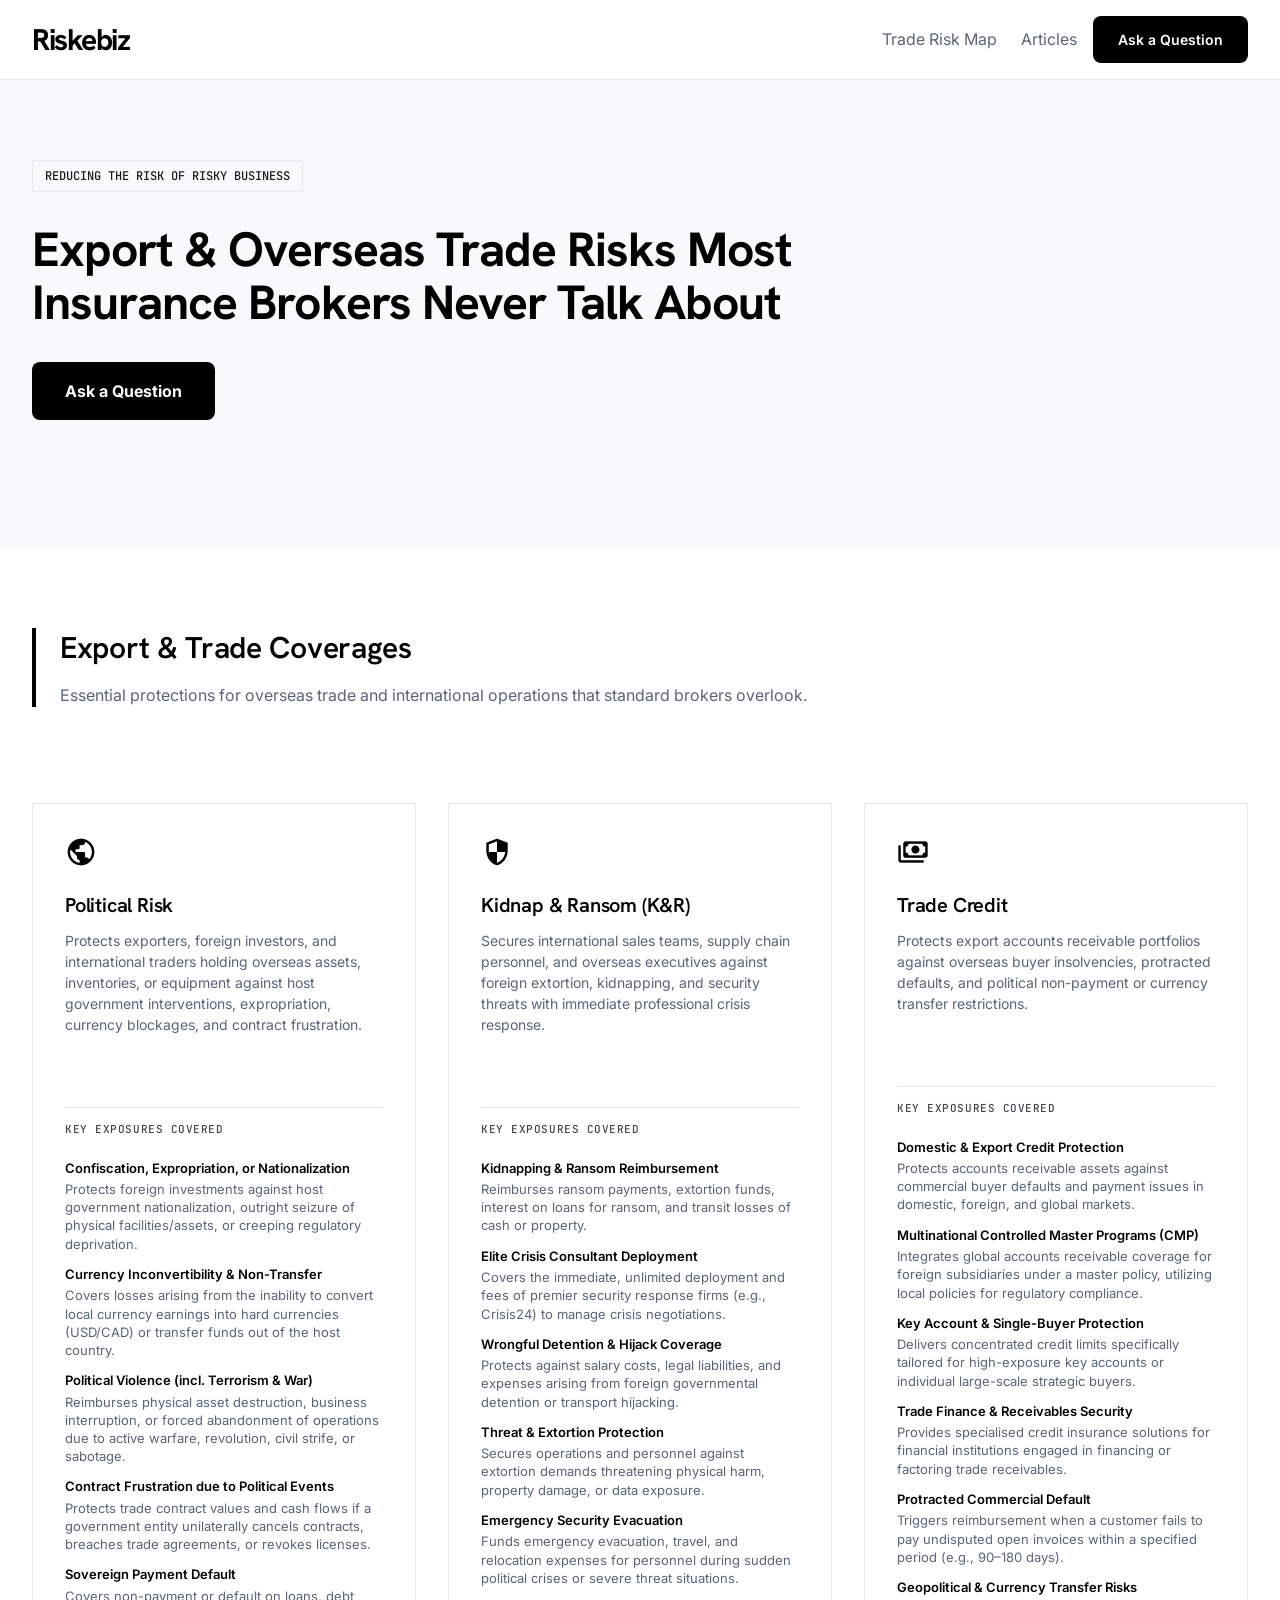
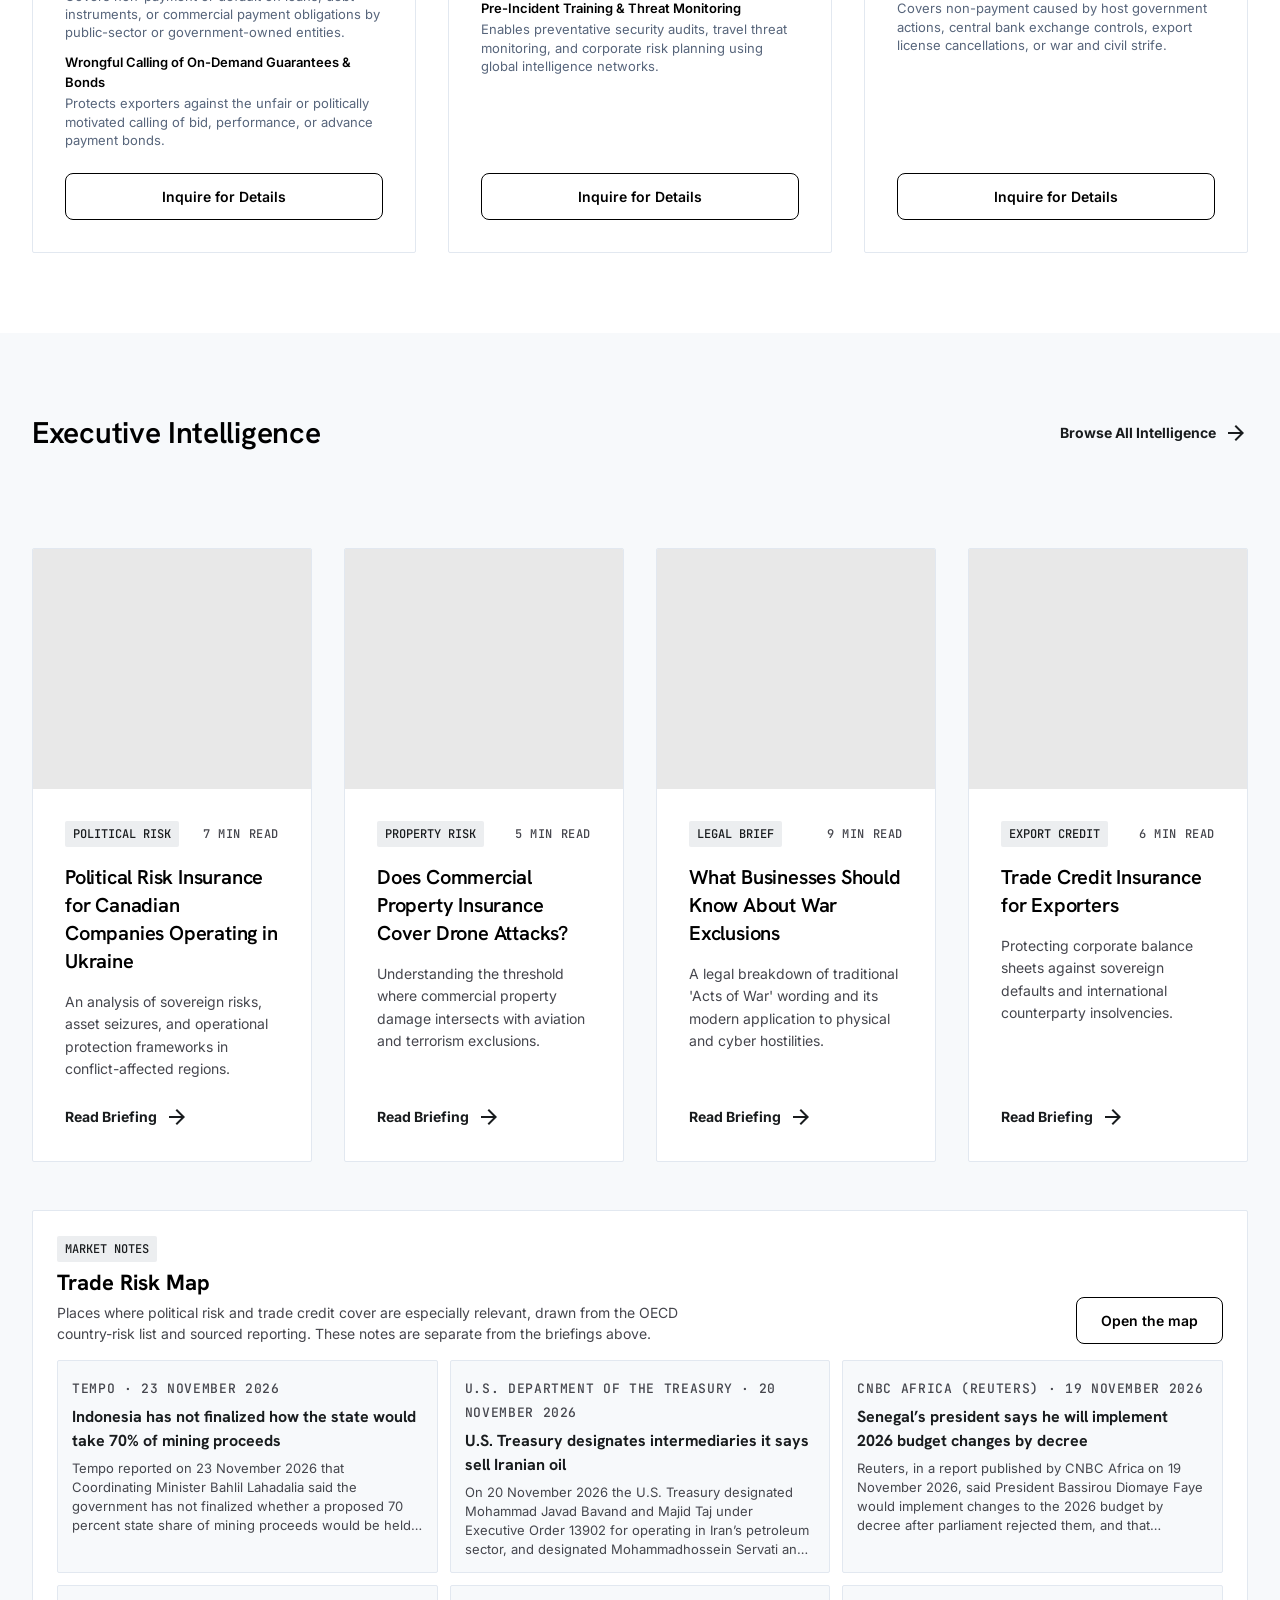
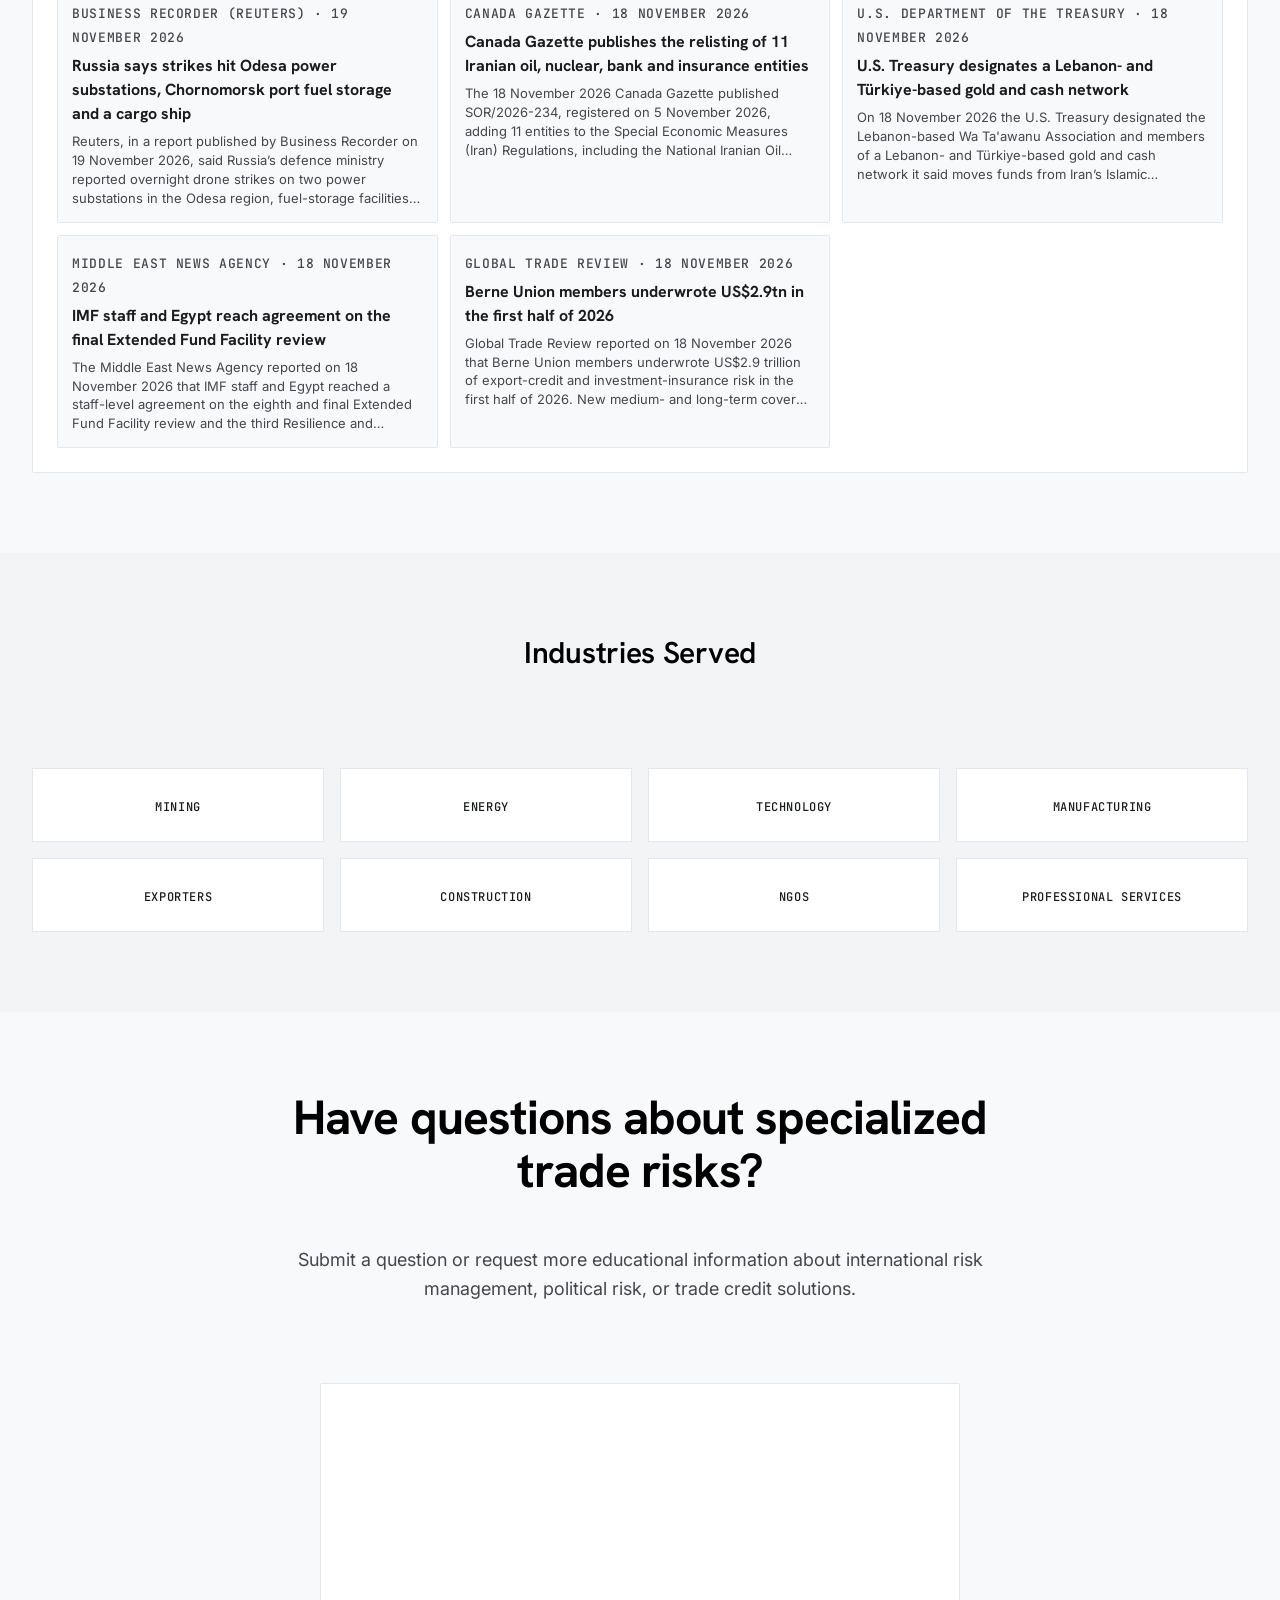
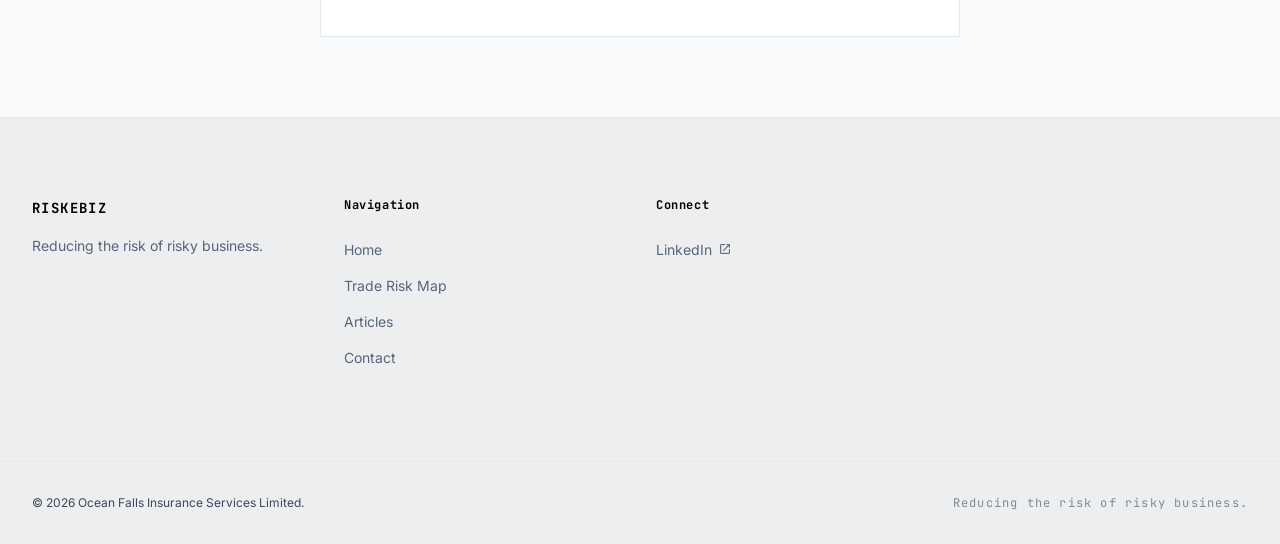
<file: index.html>
<!DOCTYPE html>
<html lang="en">

<head>
    <meta charset="utf-8" />
    <meta name="viewport" content="width=device-width, initial-scale=1.0" />

    <!-- SEO & Metadata -->
    <title>Riskebiz | Export &amp; Trade Risk Intelligence</title>
    <meta name="description"
        content="Independent guides covering political risk, trade credit, and kidnap & ransom (K&R) commercial insurance for Canadian and global exporters." />
    <link rel="canonical" href="https://riskebiz.com/" />

    <!-- Open Graph Tags (LinkedIn, Twitter, Facebook preview) -->
    <meta property="og:title" content="Riskebiz | Export &amp; Trade Risk Intelligence" />
    <meta property="og:description"
        content="Independent educational guides covering export, trade-related risks, and specialty international insurance markets." />
    <meta property="og:type" content="website" />
    <meta property="og:url" content="https://riskebiz.com/" />
    <meta property="og:site_name" content="Riskebiz" />

    <!-- Fonts -->
    <link rel="preconnect" href="https://fonts.googleapis.com" />
    <link rel="preconnect" href="https://fonts.gstatic.com" crossorigin />
    <link
        href="https://fonts.googleapis.com/css2?family=Inter:wght@300;400;500;600;700&family=Hanken+Grotesk:wght@600;700&family=JetBrains+Mono:wght@500&display=swap"
        rel="stylesheet" />

    <!-- Material Icons (Thin-stroke linear icons) -->
    <link
        href="https://fonts.googleapis.com/css2?family=Material+Symbols+Outlined:opsz,wght,FILL,GRAD@24,300,0,0&display=swap"
        rel="stylesheet" />

    <!-- Stylesheets -->
    <link rel="stylesheet" href="styles.css" />

    <!-- Google tag (gtag.js) -->
    <script async src="https://www.googletagmanager.com/gtag/js?id=G-K94CHLMBZ7"></script>
    <script>
        window.dataLayer = window.dataLayer || [];
        function gtag() { dataLayer.push(arguments); }
        gtag('js', new Date());

        gtag('config', 'G-K94CHLMBZ7');
    </script>
</head>

<body>

    <!-- Site Header -->
    <header class="site-header">
        <div class="container header-container">
            <a class="logo-anchor" href="index.html">Riskebiz</a>
            <div class="header-actions">
                <nav class="header-nav" aria-label="Primary">
                    <a class="nav-link" href="map.html">Trade Risk Map</a>
                    <a class="nav-link" href="articles.html">Articles</a>
                </nav>
                <a class="btn btn-primary" href="#contact">Ask a Question</a>
            </div>
        </div>
    </header>

    <!-- Main Content -->
    <main>

        <!-- Hero Section -->
        <section class="hero-section" aria-labelledby="hero-title">
            <div class="container">
                <div class="hero-max reveal">
                    <span class="chip chip-outline hero-tag">Reducing the risk of risky business</span>

                    <h1 id="hero-title" class="font-display-lg hero-headline">
                        Export &amp; Overseas Trade Risks Most <br class="hidden md:block" /> Insurance Brokers Never
                        Talk About
                    </h1>

                    <div class="hero-ctas">
                        <a class="btn btn-lg btn-primary" href="#contact">Ask a Question</a>
                    </div>
                </div>
            </div>
        </section>

        <!-- Coverages Section -->
        <section class="bg-surface-lowest section-padding" aria-labelledby="coverages-title" id="coverages">
            <div class="container reveal">
                <div class="mb-12 border-left-accent">
                    <h2 id="coverages-title" class="font-headline-md">Export &amp; Trade Coverages</h2>
                    <p class="text-secondary mt-2">Essential protections for overseas trade and international operations that standard brokers overlook.</p>
                </div>

                <div class="grid-cols-3">
                    
                    <!-- 1. Political Risk -->
                    <article class="card reveal" id="political-risk">
                        <span class="material-symbols-outlined card-icon">public</span>
                        <h3 class="font-headline-md card-title">Political Risk</h3>
                        <p class="card-desc mb-6">
                            Protects exporters, foreign investors, and international traders holding overseas assets, inventories, or equipment against host government interventions, expropriation, currency blockages, and contract frustration.
                        </p>
                        <div style="border-top: 1px solid var(--color-border-subtle); padding-top: 16px; margin-top: 24px; width: 100%; display: flex; flex-direction: column; flex-grow: 1;">
                            <span class="font-label-caps text-muted block mb-3" style="font-size: 11px;">Key Exposures Covered</span>
                            <div style="display: flex; flex-direction: column; gap: 12px; margin-bottom: 24px; font-size: 13px;">
                                <div>
                                    <span style="font-weight: 600; color: var(--color-primary); display: block;">Confiscation, Expropriation, or Nationalization</span>
                                    <span class="text-secondary" style="line-height: 1.4; display: block; margin-top: 2px;">
                                        Protects foreign investments against host government nationalization, outright seizure of physical facilities/assets, or creeping regulatory deprivation.
                                    </span>
                                </div>
                                <div>
                                    <span style="font-weight: 600; color: var(--color-primary); display: block;">Currency Inconvertibility &amp; Non-Transfer</span>
                                    <span class="text-secondary" style="line-height: 1.4; display: block; margin-top: 2px;">
                                        Covers losses arising from the inability to convert local currency earnings into hard currencies (USD/CAD) or transfer funds out of the host country.
                                    </span>
                                </div>
                                <div>
                                    <span style="font-weight: 600; color: var(--color-primary); display: block;">Political Violence (incl. Terrorism &amp; War)</span>
                                    <span class="text-secondary" style="line-height: 1.4; display: block; margin-top: 2px;">
                                        Reimburses physical asset destruction, business interruption, or forced abandonment of operations due to active warfare, revolution, civil strife, or sabotage.
                                    </span>
                                </div>
                                <div>
                                    <span style="font-weight: 600; color: var(--color-primary); display: block;">Contract Frustration due to Political Events</span>
                                    <span class="text-secondary" style="line-height: 1.4; display: block; margin-top: 2px;">
                                        Protects trade contract values and cash flows if a government entity unilaterally cancels contracts, breaches trade agreements, or revokes licenses.
                                    </span>
                                </div>
                                <div>
                                    <span style="font-weight: 600; color: var(--color-primary); display: block;">Sovereign Payment Default</span>
                                    <span class="text-secondary" style="line-height: 1.4; display: block; margin-top: 2px;">
                                        Covers non-payment or default on loans, debt instruments, or commercial payment obligations by public-sector or government-owned entities.
                                    </span>
                                </div>
                                <div>
                                    <span style="font-weight: 600; color: var(--color-primary); display: block;">Wrongful Calling of On-Demand Guarantees &amp; Bonds</span>
                                    <span class="text-secondary" style="line-height: 1.4; display: block; margin-top: 2px;">
                                        Protects exporters against the unfair or politically motivated calling of bid, performance, or advance payment bonds.
                                    </span>
                                </div>
                            </div>
                            <a class="btn btn-secondary btn-sm block text-center" href="#contact" style="width: 100%; margin-top: auto;">Inquire for Details</a>
                        </div>
                    </article>

                    <!-- 2. Kidnap & Ransom (K&R) -->
                    <article class="card reveal" id="kidnap-ransom">
                        <span class="material-symbols-outlined card-icon">security</span>
                        <h3 class="font-headline-md card-title">Kidnap &amp; Ransom (K&amp;R)</h3>
                        <p class="card-desc mb-6">
                            Secures international sales teams, supply chain personnel, and overseas executives against foreign extortion, kidnapping, and security threats with immediate professional crisis response.
                        </p>
                        <div style="border-top: 1px solid var(--color-border-subtle); padding-top: 16px; margin-top: 24px; width: 100%; display: flex; flex-direction: column; flex-grow: 1;">
                            <span class="font-label-caps text-muted block mb-3" style="font-size: 11px;">Key Exposures Covered</span>
                            <div style="display: flex; flex-direction: column; gap: 12px; margin-bottom: 24px; font-size: 13px;">
                                <div>
                                    <span style="font-weight: 600; color: var(--color-primary); display: block;">Kidnapping &amp; Ransom Reimbursement</span>
                                    <span class="text-secondary" style="line-height: 1.4; display: block; margin-top: 2px;">
                                        Reimburses ransom payments, extortion funds, interest on loans for ransom, and transit losses of cash or property.
                                    </span>
                                </div>
                                <div>
                                    <span style="font-weight: 600; color: var(--color-primary); display: block;">Elite Crisis Consultant Deployment</span>
                                    <span class="text-secondary" style="line-height: 1.4; display: block; margin-top: 2px;">
                                        Covers the immediate, unlimited deployment and fees of premier security response firms (e.g., Crisis24) to manage crisis negotiations.
                                    </span>
                                </div>
                                <div>
                                    <span style="font-weight: 600; color: var(--color-primary); display: block;">Wrongful Detention &amp; Hijack Coverage</span>
                                    <span class="text-secondary" style="line-height: 1.4; display: block; margin-top: 2px;">
                                        Protects against salary costs, legal liabilities, and expenses arising from foreign governmental detention or transport hijacking.
                                    </span>
                                </div>
                                <div>
                                    <span style="font-weight: 600; color: var(--color-primary); display: block;">Threat &amp; Extortion Protection</span>
                                    <span class="text-secondary" style="line-height: 1.4; display: block; margin-top: 2px;">
                                        Secures operations and personnel against extortion demands threatening physical harm, property damage, or data exposure.
                                    </span>
                                </div>
                                <div>
                                    <span style="font-weight: 600; color: var(--color-primary); display: block;">Emergency Security Evacuation</span>
                                    <span class="text-secondary" style="line-height: 1.4; display: block; margin-top: 2px;">
                                        Funds emergency evacuation, travel, and relocation expenses for personnel during sudden political crises or severe threat situations.
                                    </span>
                                </div>
                                <div>
                                    <span style="font-weight: 600; color: var(--color-primary); display: block;">Pre-Incident Training &amp; Threat Monitoring</span>
                                    <span class="text-secondary" style="line-height: 1.4; display: block; margin-top: 2px;">
                                        Enables preventative security audits, travel threat monitoring, and corporate risk planning using global intelligence networks.
                                    </span>
                                </div>
                            </div>
                            <a class="btn btn-secondary btn-sm block text-center" href="#contact" style="width: 100%; margin-top: auto;">Inquire for Details</a>
                        </div>
                    </article>

                    <!-- 3. Trade Credit -->
                    <article class="card reveal" id="trade-credit">
                        <span class="material-symbols-outlined card-icon">payments</span>
                        <h3 class="font-headline-md card-title">Trade Credit</h3>
                        <p class="card-desc mb-6">
                            Protects export accounts receivable portfolios against overseas buyer insolvencies, protracted defaults, and political non-payment or currency transfer restrictions.
                        </p>
                        <div style="border-top: 1px solid var(--color-border-subtle); padding-top: 16px; margin-top: 24px; width: 100%; display: flex; flex-direction: column; flex-grow: 1;">
                            <span class="font-label-caps text-muted block mb-3" style="font-size: 11px;">Key Exposures Covered</span>
                             <div style="display: flex; flex-direction: column; gap: 12px; margin-bottom: 24px; font-size: 13px;">
                                <div>
                                    <span style="font-weight: 600; color: var(--color-primary); display: block;">Domestic &amp; Export Credit Protection</span>
                                    <span class="text-secondary" style="line-height: 1.4; display: block; margin-top: 2px;">
                                        Protects accounts receivable assets against commercial buyer defaults and payment issues in domestic, foreign, and global markets.
                                    </span>
                                </div>
                                <div>
                                    <span style="font-weight: 600; color: var(--color-primary); display: block;">Multinational Controlled Master Programs (CMP)</span>
                                    <span class="text-secondary" style="line-height: 1.4; display: block; margin-top: 2px;">
                                        Integrates global accounts receivable coverage for foreign subsidiaries under a master policy, utilizing local policies for regulatory compliance.
                                    </span>
                                </div>
                                <div>
                                    <span style="font-weight: 600; color: var(--color-primary); display: block;">Key Account &amp; Single-Buyer Protection</span>
                                    <span class="text-secondary" style="line-height: 1.4; display: block; margin-top: 2px;">
                                        Delivers concentrated credit limits specifically tailored for high-exposure key accounts or individual large-scale strategic buyers.
                                    </span>
                                </div>
                                <div>
                                    <span style="font-weight: 600; color: var(--color-primary); display: block;">Trade Finance &amp; Receivables Security</span>
                                    <span class="text-secondary" style="line-height: 1.4; display: block; margin-top: 2px;">
                                        Provides specialised credit insurance solutions for financial institutions engaged in financing or factoring trade receivables.
                                    </span>
                                </div>
                                <div>
                                    <span style="font-weight: 600; color: var(--color-primary); display: block;">Protracted Commercial Default</span>
                                    <span class="text-secondary" style="line-height: 1.4; display: block; margin-top: 2px;">
                                        Triggers reimbursement when a customer fails to pay undisputed open invoices within a specified period (e.g., 90–180 days).
                                    </span>
                                </div>
                                <div>
                                    <span style="font-weight: 600; color: var(--color-primary); display: block;">Geopolitical &amp; Currency Transfer Risks</span>
                                    <span class="text-secondary" style="line-height: 1.4; display: block; margin-top: 2px;">
                                        Covers non-payment caused by host government actions, central bank exchange controls, export license cancellations, or war and civil strife.
                                    </span>
                                </div>
                            </div>
                            <a class="btn btn-secondary btn-sm block text-center" href="#contact" style="width: 100%; margin-top: auto;">Inquire for Details</a>
                        </div>
                    </article>

                </div>
            </div>
        </section>

        <!-- Executive Intelligence (Featured Articles) -->
        <section class="section-padding" aria-labelledby="featured-articles-title">
            <div class="container reveal">
                <div class="flex-between-center mb-12">
                    <h2 id="featured-articles-title" class="font-headline-md">Executive Intelligence</h2>
                    <a class="article-link" href="articles.html">Browse All Intelligence <span
                            class="material-symbols-outlined text-sm">arrow_forward</span></a>
                </div>

                <div class="grid-cols-4">
                    <!-- Article 1: Ukraine -->
                    <article class="article-card">
                        <div class="article-img"
                            style="background-image: url('https://assets.cdn.filesafe.space/brBAqzuxVvJhOj2rawea/media/6a4be6156d56bf390d1347fd.png');"
                            aria-label="Sovereign border and geopolitical risk representation in Ukraine"></div>
                        <div class="article-body">
                            <div class="article-meta">
                                <span class="chip">Political Risk</span>
                                <span class="font-label-caps text-muted">7 min read</span>
                            </div>
                            <h3 class="font-headline-md article-title">
                                <a href="article-ukraine.html">Political Risk Insurance for Canadian Companies Operating
                                    in Ukraine</a>
                            </h3>
                            <p class="article-excerpt">An analysis of sovereign risks, asset seizures, and operational
                                protection frameworks in conflict-affected regions.</p>
                            <a class="article-link" href="article-ukraine.html">Read Briefing <span
                                    class="material-symbols-outlined">arrow_forward</span></a>
                        </div>
                    </article>

                    <!-- Article 2: Drone Attacks -->
                    <article class="article-card">
                        <div class="article-img"
                            style="background-image: url('https://assets.cdn.filesafe.space/brBAqzuxVvJhOj2rawea/media/6a4be6156a04624f33e52cb5.png');"
                            aria-label="Hostile drone flight representing commercial property UAV risk">
                        </div>
                        <div class="article-body">
                            <div class="article-meta">
                                <span class="chip">Property Risk</span>
                                <span class="font-label-caps text-muted">5 min read</span>
                            </div>
                            <h3 class="font-headline-md article-title">
                                <a href="article-drones.html">Does Commercial Property Insurance Cover Drone
                                    Attacks?</a>
                            </h3>
                            <p class="article-excerpt">Understanding the threshold where commercial property damage
                                intersects with aviation and terrorism exclusions.</p>
                            <a class="article-link" href="article-drones.html">Read Briefing <span
                                    class="material-symbols-outlined">arrow_forward</span></a>
                        </div>
                    </article>

                    <!-- Article 3: War Exclusions -->
                    <article class="article-card">
                        <div class="article-img"
                            style="background-image: url('https://assets.cdn.filesafe.space/brBAqzuxVvJhOj2rawea/media/6a4be6151209780f80d1e05e.png');"
                            aria-label="War exclusions and cyber warfare risks concept"></div>
                        <div class="article-body">
                            <div class="article-meta">
                                <span class="chip">Legal Brief</span>
                                <span class="font-label-caps text-muted">9 min read</span>
                            </div>
                            <h3 class="font-headline-md article-title">
                                <a href="article-war.html">What Businesses Should Know About War Exclusions</a>
                            </h3>
                            <p class="article-excerpt">A legal breakdown of traditional 'Acts of War' wording and its
                                modern application to physical and cyber hostilities.</p>
                            <a class="article-link" href="article-war.html">Read Briefing <span
                                    class="material-symbols-outlined">arrow_forward</span></a>
                        </div>
                    </article>

                    <!-- Article 4: Trade Credit -->
                    <article class="article-card">
                        <div class="article-img"
                            style="background-image: url('https://lh3.googleusercontent.com/aida-public/[base64]');"
                            aria-label="Shipping port cranes signifying trade credit and export logistics"></div>
                        <div class="article-body">
                            <div class="article-meta">
                                <span class="chip">Export Credit</span>
                                <span class="font-label-caps text-muted">6 min read</span>
                            </div>
                            <h3 class="font-headline-md article-title">
                                <a href="article-credit.html">Trade Credit Insurance for Exporters</a>
                            </h3>
                            <p class="article-excerpt">Protecting corporate balance sheets against sovereign defaults
                                and international counterparty insolvencies.</p>
                            <a class="article-link" href="article-credit.html">Read Briefing <span
                                    class="material-symbols-outlined">arrow_forward</span></a>
                        </div>
                    </article>
                </div>
            </div>
            <div class="container">
                <div class="market-notes reveal" id="market-notes">
                    <div class="market-notes-head">
                        <div>
                            <span class="chip">Market notes</span>
                            <h3>Trade Risk Map</h3>
                            <p>Places where political risk and trade credit cover are especially relevant, drawn from the OECD country-risk list and sourced reporting. These notes are separate from the briefings above.</p>
                        </div>
                        <a class="btn btn-secondary" href="map.html">Open the map</a>
                    </div>
                    <ul class="market-notes-list" id="market-notes-list" aria-label="Current market notes"></ul>
                </div>
            </div>
        </section>

        <!-- Industries Served -->
        <section class="bg-surface-low section-padding" aria-labelledby="industries-title" id="industries">
            <div class="container reveal">
                <h2 id="industries-title" class="font-headline-md text-center mb-12">Industries Served</h2>
                <div class="industry-grid">
                    <div class="industry-item">
                        <span class="font-label-caps">Mining</span>
                    </div>
                    <div class="industry-item">
                        <span class="font-label-caps">Energy</span>
                    </div>
                    <div class="industry-item">
                        <span class="font-label-caps">Technology</span>
                    </div>
                    <div class="industry-item">
                        <span class="font-label-caps">Manufacturing</span>
                    </div>
                    <div class="industry-item">
                        <span class="font-label-caps">Exporters</span>
                    </div>
                    <div class="industry-item">
                        <span class="font-label-caps">Construction</span>
                    </div>
                    <div class="industry-item">
                        <span class="font-label-caps">NGOs</span>
                    </div>
                    <div class="industry-item">
                        <span class="font-label-caps">Professional Services</span>
                    </div>
                </div>
            </div>
        </section>


        <!-- Contact Inquiry Form Section -->
        <section class="section-padding bg-background" aria-label="Inquiry Form" id="contact">
            <div class="container reveal">
                <div class="max-w-3xl mx-auto text-center mb-10">
                    <h2 id="contact-title" class="font-display-lg mb-6">Have questions about specialized trade risks?</h2>
                    <p class="font-body-lg text-muted">
                        Submit a question or request more educational information about international risk management, political risk, or trade credit solutions.
                    </p>
                </div>
                
                <div class="contact-container reveal">
                    <iframe
                        src="https://api.leadconnectorhq.com/widget/form/mVX7ZaQUzgS8jrrApYXf"
                        style="width:100%;height:100%;border:none;border-radius:8px"
                        id="inline-mVX7ZaQUzgS8jrrApYXf" 
                        data-layout="{'id':'INLINE'}"
                        data-trigger-type="alwaysShow"
                        data-trigger-value=""
                        data-activation-type="alwaysActivated"
                        data-activation-value=""
                        data-deactivation-type="neverDeactivate"
                        data-deactivation-value=""
                        data-form-name="Contact Form"
                        data-height="450"
                        data-layout-iframe-id="inline-mVX7ZaQUzgS8jrrApYXf"
                        data-form-id="mVX7ZaQUzgS8jrrApYXf"
                        title="Contact Form"
                    ></iframe>
                    <script src="https://link.msgsndr.com/js/form_embed.js"></script>
                </div>
            </div>
        </section>

    </main>

    <!-- Footer -->
    <footer class="site-footer">
        <div class="container footer-grid">
            <div class="footer-brand">
                <a class="footer-title" href="index.html">RISKEBIZ</a>
                <p class="footer-desc">
                    Reducing the risk of risky business.
                </p>
            </div>

            <div>
                <h4 class="footer-heading">Navigation</h4>
                <ul class="footer-links">
                    <li><a href="index.html">Home</a></li>
                    <li><a href="map.html">Trade Risk Map</a></li>
                    <li><a href="articles.html">Articles</a></li>
                    <li><a href="#contact">Contact</a></li>
                </ul>
            </div>

            <div>
                <h4 class="footer-heading">Connect</h4>
                <ul class="footer-links">
                    <li>
                        <a class="inline-flex" href="https://www.linkedin.com/in/kevingkday/" aria-label="Visit Kevin Day's LinkedIn profile" target="_blank" rel="noopener noreferrer">
                            LinkedIn <span class="material-symbols-outlined" style="font-size: 14px;">open_in_new</span>
                        </a>
                    </li>
                </ul>
            </div>
        </div>

        <div class="container footer-bottom">
            <span>&copy; 2026 Ocean Falls Insurance Services Limited.</span>
            <span class="footer-bottom-tagline">Reducing the risk of risky business.</span>
        </div>
    </footer>

    <!-- Scripts -->
    <script src="script.js"></script>
</body>
</html>
</file>
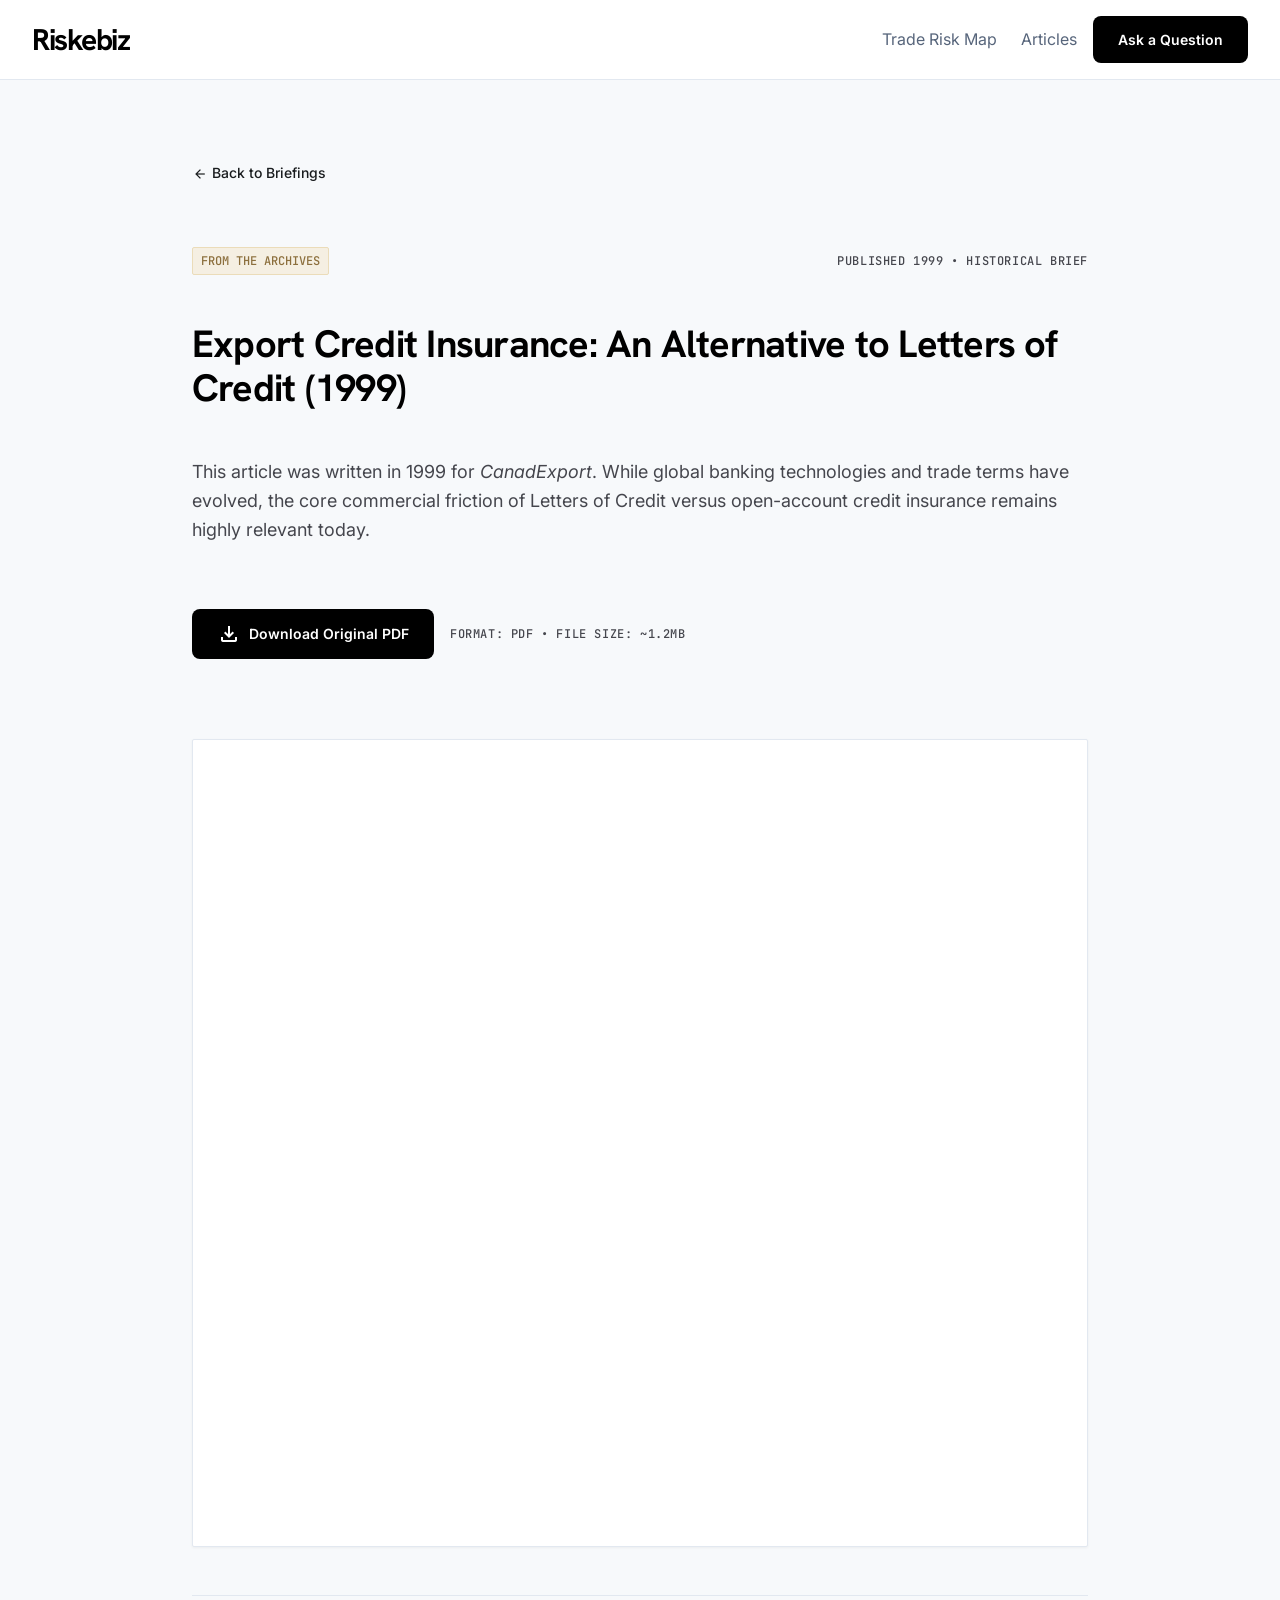
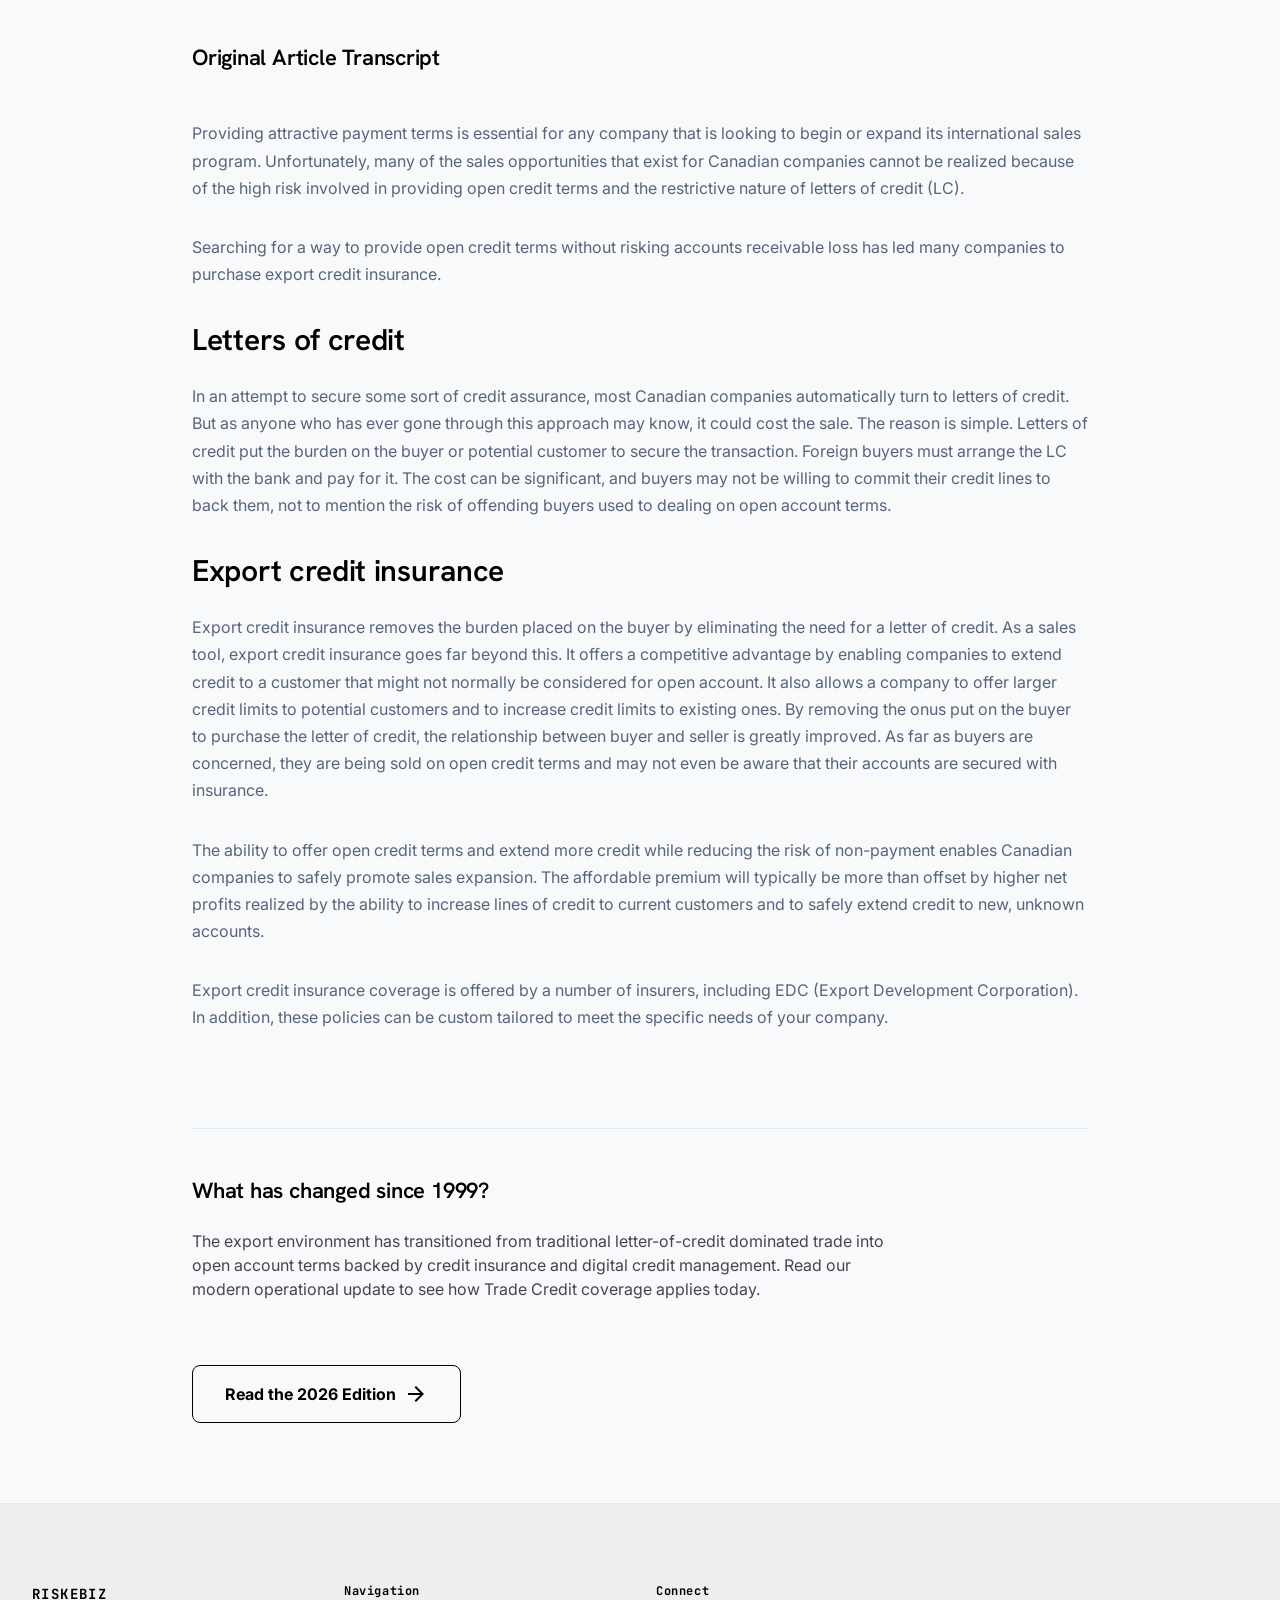
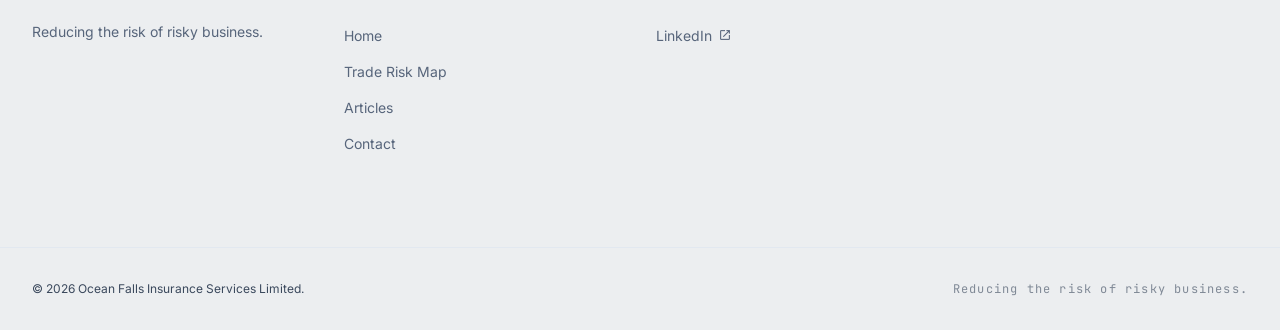
<file: article-credit-1999.html>
<!DOCTYPE html>
<html lang="en">
<head>
    <meta charset="utf-8" />
    <meta name="viewport" content="width=device-width, initial-scale=1.0" />
    
    <!-- SEO & Metadata -->
    <title>Export Credit Insurance: An Alternative to Letters of Credit (1999 Archive) | Riskebiz</title>
    <meta name="description" content="Archived publication originally appearing in CanadExport (1999) outlining why export credit insurance is a superior alternative to letters of credit." />
    <link rel="canonical" href="https://riskebiz.com/article-credit-1999.html" />
    
    <!-- Open Graph Tags -->
    <meta property="og:title" content="Export Credit Insurance: An Alternative to Letters of Credit (1999 Archive) | Riskebiz" />
    <meta property="og:description" content="A historical publication from 1999 outlining the advantages of credit insurance over restrictive letters of credit." />
    <meta property="og:type" content="article" />
    <meta property="og:url" content="https://riskebiz.com/article-credit-1999.html" />
    
    <!-- Fonts & Icons -->
    <link rel="preconnect" href="https://fonts.googleapis.com" />
    <link rel="preconnect" href="https://fonts.gstatic.com" crossorigin />
    <link href="https://fonts.googleapis.com/css2?family=Inter:wght@300;400;500;600;700&family=Hanken+Grotesk:wght@600;700&family=JetBrains+Mono:wght@500&display=swap" rel="stylesheet" />
    <link href="https://fonts.googleapis.com/css2?family=Material+Symbols+Outlined:opsz,wght,FILL,GRAD@24,300,0,0&display=swap" rel="stylesheet" />
    
    <!-- Stylesheets -->
    <link rel="stylesheet" href="styles.css" />
    
    <!-- Google tag (gtag.js) -->
    <script async src="https://www.googletagmanager.com/gtag/js?id=G-K94CHLMBZ7"></script>
    <script>
      window.dataLayer = window.dataLayer || [];
      function gtag(){dataLayer.push(arguments);}
      gtag('js', new Date());

      gtag('config', 'G-K94CHLMBZ7');
    </script>
</head>
<body>

    <!-- Site Header -->
    <header class="site-header">
        <div class="container header-container">
            <a class="logo-anchor" href="index.html">Riskebiz</a>
            <div class="header-actions">
                <nav class="header-nav" aria-label="Primary">
                    <a class="nav-link" href="map.html">Trade Risk Map</a>
                    <a class="nav-link" href="articles.html">Articles</a>
                </nav>
                <a class="btn btn-primary" href="contact.html">Ask a Question</a>
            </div>
        </div>
    </header>

    <!-- Main Content -->
    <main>
        
        <!-- Article Header -->
        <article class="reveal" style="padding-top: var(--spacing-section-gap); padding-bottom: var(--spacing-section-gap);">
            <div class="container" style="max-width: 960px; margin: 0 auto;">
                
                <!-- Back Link -->
                <a class="article-link mb-8 inline-block" href="articles.html" style="font-weight: 500;">
                    <span class="material-symbols-outlined" style="vertical-align: middle; font-size: 16px;">arrow_back</span> Back to Briefings
                </a>
                
                <div class="article-meta mb-6">
                    <span class="badge-archive">From the Archives</span>
                    <span class="font-label-caps text-muted" style="margin-left: 8px;">Published 1999 &bull; Historical Brief</span>
                </div>
                
                <h1 class="font-display-lg mb-6" style="font-size: 38px; line-height: 1.15;">
                    Export Credit Insurance: An Alternative to Letters of Credit (1999)
                </h1>

                <!-- Intro note -->
                <p class="font-body-lg text-muted mb-8" style="line-height: 1.6;">
                    This article was written in 1999 for <em>CanadExport</em>. While global banking technologies and trade terms have evolved, the core commercial friction of Letters of Credit versus open-account credit insurance remains highly relevant today.
                </p>

                <!-- Actions row -->
                <div class="mb-10" style="display: flex; gap: 16px; align-items: center; flex-wrap: wrap;">
                    <a class="btn btn-primary" href="archive/export-credit-1999.pdf" download="export-credit-1999.pdf" aria-label="Download the original 1999 article PDF">
                        <span class="material-symbols-outlined" style="margin-right: 8px; vertical-align: middle;">download</span> Download Original PDF
                    </a>
                    <span class="font-label-caps text-muted">Format: PDF &bull; File Size: ~1.2MB</span>
                </div>
                
                <!-- PDF Embed Container -->
                <div class="pdf-viewer-wrapper" style="box-shadow: 0 1px 3px rgba(0,0,0,0.05); margin-bottom: 48px;">
                    <object data="archive/export-credit-1999.pdf" type="application/pdf" width="100%" height="800px">
                        <iframe src="archive/export-credit-1999.pdf" width="100%" height="800px" style="border: none;">
                            <div class="pdf-fallback-box">
                                <span class="material-symbols-outlined" style="font-size: 48px; color: var(--color-on-surface-variant); margin-bottom: 16px;">picture_as_pdf</span>
                                <h3 class="font-headline-md mb-3" style="font-size: 18px;">Unable to display PDF</h3>
                                <p class="font-body-md text-muted mb-6" style="max-width: 500px; margin-left: auto; margin-right: auto;">
                                    Your browser does not support direct PDF embeds. You can download the full article to read it on your local device.
                                </p>
                                <a class="btn btn-primary" href="archive/export-credit-1999.pdf" download="export-credit-1999.pdf">Download Original PDF</a>
                            </div>
                        </iframe>
                    </object>
                </div>

                <!-- Text representation for SEO and accessibility -->
                <div class="original-text-content mb-12" style="border-top: 1px solid var(--color-border-subtle); padding-top: 48px;">
                    <h3 class="font-headline-md mb-6" style="font-size: 22px;">Original Article Transcript</h3>
                    <div class="font-body-md text-secondary" style="line-height: 1.7; font-size: 16px;">
                        <p class="mb-4">
                            Providing attractive payment terms is essential for any company that is looking to begin or expand its international sales program. Unfortunately, many of the sales opportunities that exist for Canadian companies cannot be realized because of the high risk involved in providing open credit terms and the restrictive nature of letters of credit (LC).
                        </p>
                        <p class="mb-4">
                            Searching for a way to provide open credit terms without risking accounts receivable loss has led many companies to purchase export credit insurance.
                        </p>
                        
                        <h4 class="font-headline-md mb-3 mt-6 text-xl" style="color: var(--color-primary);">Letters of credit</h4>
                        <p class="mb-4">
                            In an attempt to secure some sort of credit assurance, most Canadian companies automatically turn to letters of credit. But as anyone who has ever gone through this approach may know, it could cost the sale. The reason is simple. Letters of credit put the burden on the buyer or potential customer to secure the transaction. Foreign buyers must arrange the LC with the bank and pay for it. The cost can be significant, and buyers may not be willing to commit their credit lines to back them, not to mention the risk of offending buyers used to dealing on open account terms.
                        </p>
                        
                        <h4 class="font-headline-md mb-3 mt-6 text-xl" style="color: var(--color-primary);">Export credit insurance</h4>
                        <p class="mb-4">
                            Export credit insurance removes the burden placed on the buyer by eliminating the need for a letter of credit. As a sales tool, export credit insurance goes far beyond this. It offers a competitive advantage by enabling companies to extend credit to a customer that might not normally be considered for open account. It also allows a company to offer larger credit limits to potential customers and to increase credit limits to existing ones. By removing the onus put on the buyer to purchase the letter of credit, the relationship between buyer and seller is greatly improved. As far as buyers are concerned, they are being sold on open credit terms and may not even be aware that their accounts are secured with insurance.
                        </p>
                        <p class="mb-4">
                            The ability to offer open credit terms and extend more credit while reducing the risk of non-payment enables Canadian companies to safely promote sales expansion. The affordable premium will typically be more than offset by higher net profits realized by the ability to increase lines of credit to current customers and to safely extend credit to new, unknown accounts.
                        </p>
                        <p class="mb-4">
                            Export credit insurance coverage is offered by a number of insurers, including EDC (Export Development Corporation). In addition, these policies can be custom tailored to meet the specific needs of your company.
                        </p>
                    </div>
                </div>
                
                <!-- Modern Companion Link Section -->
                <div style="border-top: 1px solid var(--color-border-subtle); padding-top: 48px; margin-top: 48px;">
                    <h3 class="font-headline-md mb-3" style="font-size: 22px;">What has changed since 1999?</h3>
                    <p class="font-body-md text-muted mb-8" style="max-width: 700px;">
                        The export environment has transitioned from traditional letter-of-credit dominated trade into open account terms backed by credit insurance and digital credit management. Read our modern operational update to see how Trade Credit coverage applies today.
                    </p>
                    <a class="btn btn-secondary btn-lg" href="article-credit-2026.html" style="font-weight: 700;">
                        Read the 2026 Edition <span class="material-symbols-outlined" style="vertical-align: middle; margin-left: 8px;">arrow_forward</span>
                    </a>
                </div>
                
            </div>
        </article>

    </main>

    <!-- Footer -->
    <footer class="site-footer">
        <div class="container footer-grid">
            <div class="footer-brand">
                <a class="footer-title" href="index.html">RISKEBIZ</a>
                <p class="footer-desc">
                    Reducing the risk of risky business.
                </p>
            </div>
            
            <div>
                <h4 class="footer-heading">Navigation</h4>
                <ul class="footer-links">
                    <li><a href="index.html">Home</a></li>
                    <li><a href="map.html">Trade Risk Map</a></li>
                    <li><a href="articles.html">Articles</a></li>
                    <li><a href="contact.html">Contact</a></li>
                </ul>
            </div>
            
            <div>
                <h4 class="footer-heading">Connect</h4>
                <ul class="footer-links">
                    <li>
                        <a class="inline-flex" href="https://www.linkedin.com/in/kevingkday/" aria-label="Visit Kevin Day's LinkedIn profile" target="_blank" rel="noopener noreferrer">
                            LinkedIn <span class="material-symbols-outlined" style="font-size: 14px;">open_in_new</span>
                        </a>
                    </li>
                </ul>
            </div>
        </div>
        
        <div class="container footer-bottom">
            <span>&copy; 2026 Ocean Falls Insurance Services Limited.</span>
            <span class="footer-bottom-tagline">Reducing the risk of risky business.</span>
        </div>
    </footer>

    <!-- Scripts -->
    <script src="script.js"></script>
</body>
</html>
</file>
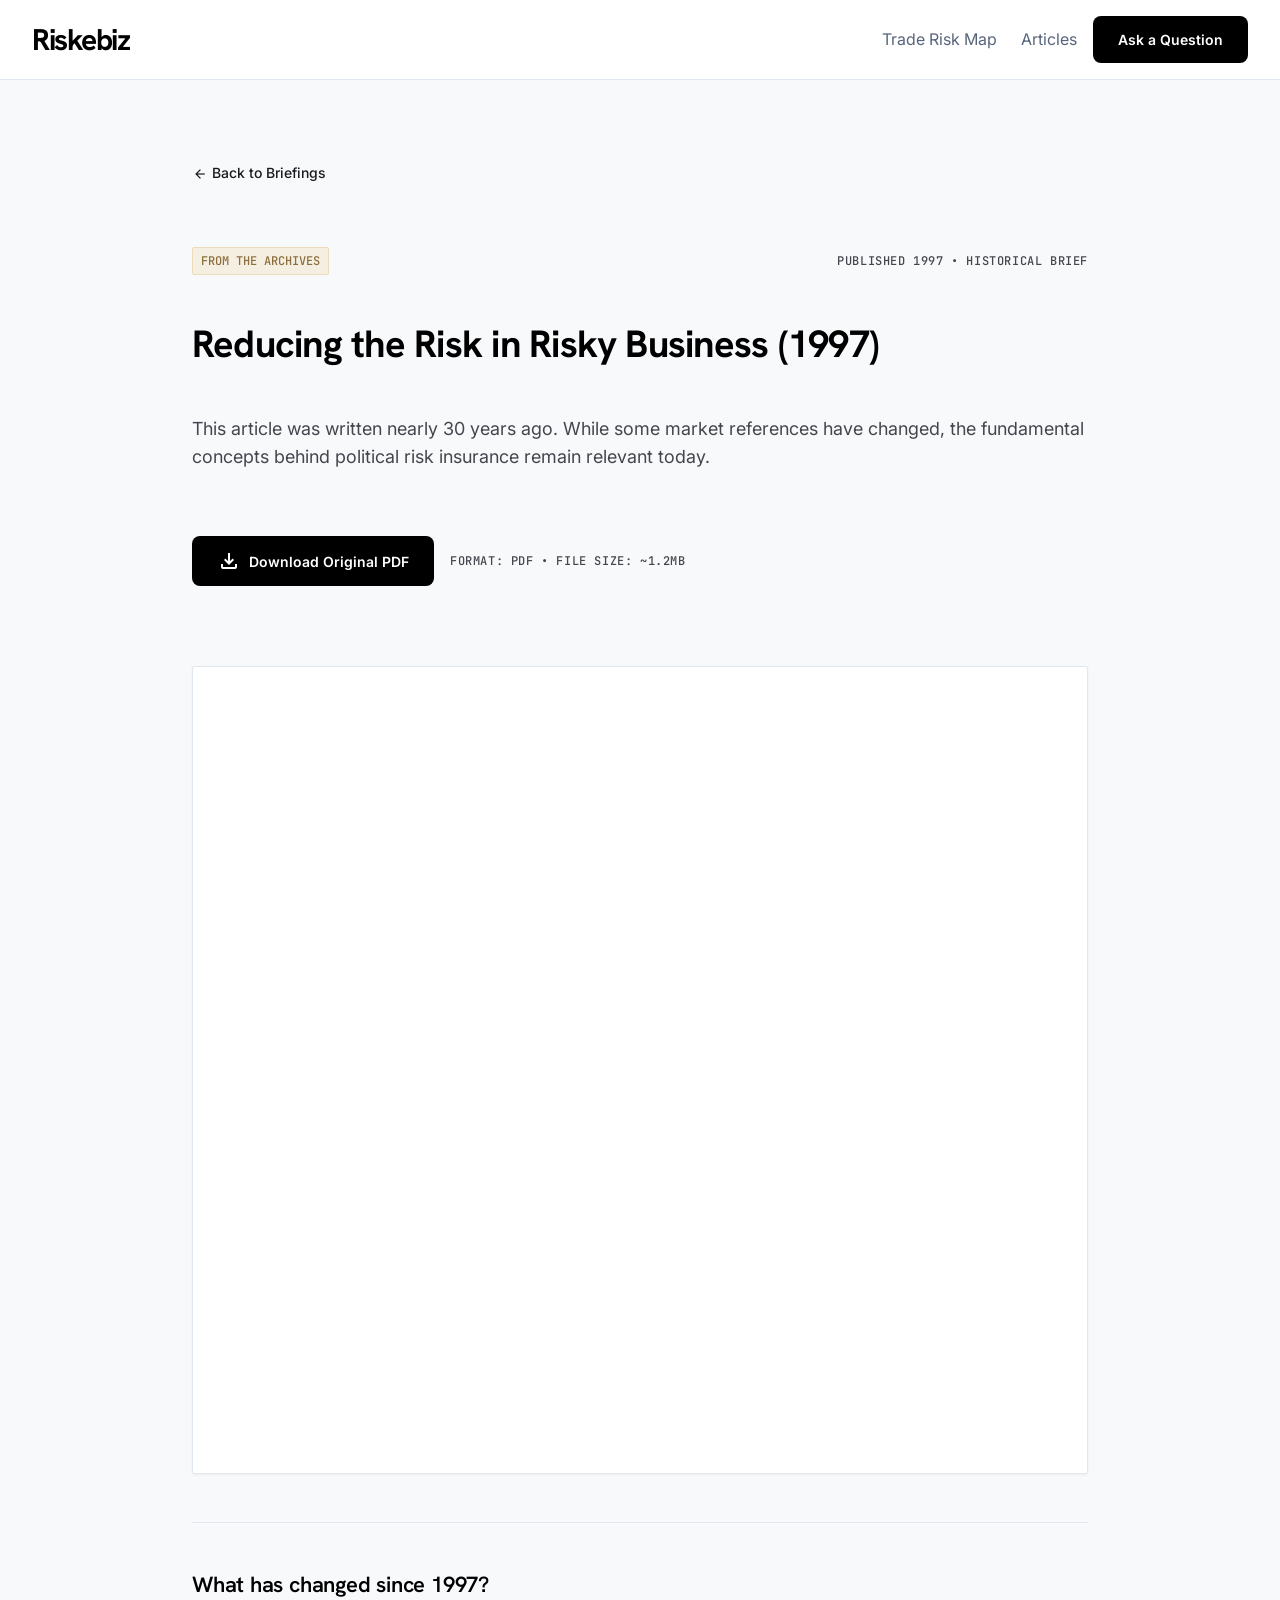
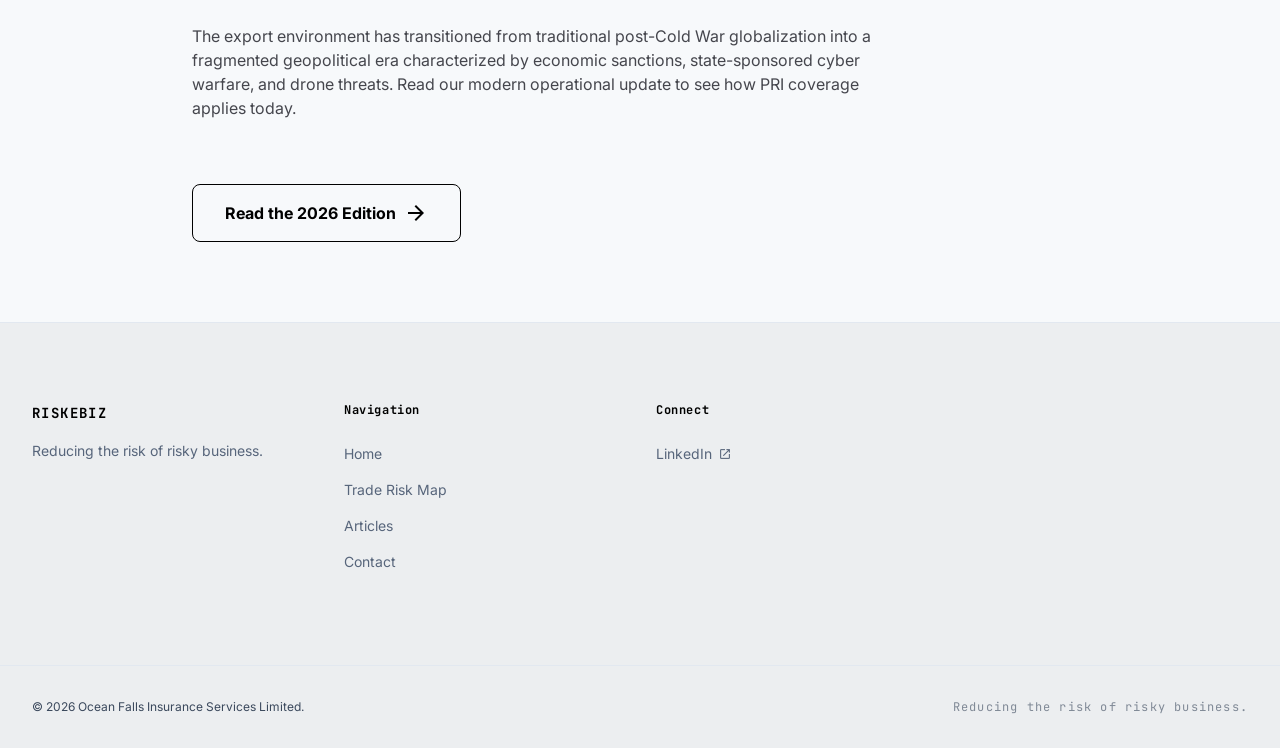
<file: article-risky-business-1997.html>
<!DOCTYPE html>
<html lang="en">
<head>
    <meta charset="utf-8" />
    <meta name="viewport" content="width=device-width, initial-scale=1.0" />
    
    <!-- SEO & Metadata -->
    <title>Reducing the Risk in Risky Business (1997 Archive) | Riskebiz</title>
    <meta name="description" content="Archived publication originally appearing in CanadExport (1997) outlining the principles of export credit and political risk insurance." />
    <link rel="canonical" href="https://riskebiz.com/article-risky-business-1997.html" />
    
    <!-- Open Graph Tags -->
    <meta property="og:title" content="Reducing the Risk in Risky Business (1997 Archive) | Riskebiz" />
    <meta property="og:description" content="A historical publication from 1997 outlining export risk fundamentals." />
    <meta property="og:type" content="article" />
    <meta property="og:url" content="https://riskebiz.com/article-risky-business-1997.html" />
    
    <!-- Fonts & Icons -->
    <link rel="preconnect" href="https://fonts.googleapis.com" />
    <link rel="preconnect" href="https://fonts.gstatic.com" crossorigin />
    <link href="https://fonts.googleapis.com/css2?family=Inter:wght@300;400;500;600;700&family=Hanken+Grotesk:wght@600;700&family=JetBrains+Mono:wght@500&display=swap" rel="stylesheet" />
    <link href="https://fonts.googleapis.com/css2?family=Material+Symbols+Outlined:opsz,wght,FILL,GRAD@24,300,0,0&display=swap" rel="stylesheet" />
    
    <!-- Stylesheets -->
    <link rel="stylesheet" href="styles.css" />
    
    <!-- Google tag (gtag.js) -->
    <script async src="https://www.googletagmanager.com/gtag/js?id=G-K94CHLMBZ7"></script>
    <script>
      window.dataLayer = window.dataLayer || [];
      function gtag(){dataLayer.push(arguments);}
      gtag('js', new Date());

      gtag('config', 'G-K94CHLMBZ7');
    </script>
</head>
<body>

    <!-- Site Header -->
    <header class="site-header">
        <div class="container header-container">
            <a class="logo-anchor" href="index.html">Riskebiz</a>
            <div class="header-actions">
                <nav class="header-nav" aria-label="Primary">
                    <a class="nav-link" href="map.html">Trade Risk Map</a>
                    <a class="nav-link" href="articles.html">Articles</a>
                </nav>
                <a class="btn btn-primary" href="contact.html">Ask a Question</a>
            </div>
        </div>
    </header>

    <!-- Main Content -->
    <main>
        
        <!-- Article Header -->
        <article class="reveal" style="padding-top: var(--spacing-section-gap); padding-bottom: var(--spacing-section-gap);">
            <div class="container" style="max-width: 960px; margin: 0 auto;">
                
                <!-- Back Link -->
                <a class="article-link mb-8 inline-block" href="articles.html" style="font-weight: 500;">
                    <span class="material-symbols-outlined" style="vertical-align: middle; font-size: 16px;">arrow_back</span> Back to Briefings
                </a>
                
                <div class="article-meta mb-6">
                    <span class="badge-archive">From the Archives</span>
                    <span class="font-label-caps text-muted" style="margin-left: 8px;">Published 1997 &bull; Historical Brief</span>
                </div>
                
                <h1 class="font-display-lg mb-6" style="font-size: 38px; line-height: 1.15;">
                    Reducing the Risk in Risky Business (1997)
                </h1>

                <!-- Intro note -->
                <p class="font-body-lg text-muted mb-8" style="line-height: 1.6;">
                    This article was written nearly 30 years ago. While some market references have changed, the fundamental concepts behind political risk insurance remain relevant today.
                </p>

                <!-- Actions row -->
                <div class="mb-10" style="display: flex; gap: 16px; align-items: center; flex-wrap: wrap;">
                    <a class="btn btn-primary" href="archive/reducing-risk-1997.pdf" download="reducing-risk-1997.pdf" aria-label="Download the original 1997 article PDF">
                        <span class="material-symbols-outlined" style="margin-right: 8px; vertical-align: middle;">download</span> Download Original PDF
                    </a>
                    <span class="font-label-caps text-muted">Format: PDF &bull; File Size: ~1.2MB</span>
                </div>
                
                <!-- PDF Embed Container -->
                <div class="pdf-viewer-wrapper" style="box-shadow: 0 1px 3px rgba(0,0,0,0.05);">
                    <object data="archive/reducing-risk-1997.pdf" type="application/pdf" width="100%" height="800px">
                        <iframe src="archive/reducing-risk-1997.pdf" width="100%" height="800px" style="border: none;">
                            <div class="pdf-fallback-box">
                                <span class="material-symbols-outlined" style="font-size: 48px; color: var(--color-on-surface-variant); margin-bottom: 16px;">picture_as_pdf</span>
                                <h3 class="font-headline-md mb-3" style="font-size: 18px;">Unable to display PDF</h3>
                                <p class="font-body-md text-muted mb-6" style="max-width: 500px; margin-left: auto; margin-right: auto;">
                                    Your browser does not support direct PDF embeds. You can download the full article to read it on your local device.
                                </p>
                                <a class="btn btn-primary" href="archive/reducing-risk-1997.pdf" download="reducing-risk-1997.pdf">Download Original PDF</a>
                            </div>
                        </iframe>
                    </object>
                </div>
                
                <!-- Modern Companion Link Section -->
                <div style="border-top: 1px solid var(--color-border-subtle); padding-top: 48px; margin-top: 48px;">
                    <h3 class="font-headline-md mb-3" style="font-size: 22px;">What has changed since 1997?</h3>
                    <p class="font-body-md text-muted mb-8" style="max-width: 700px;">
                        The export environment has transitioned from traditional post-Cold War globalization into a fragmented geopolitical era characterized by economic sanctions, state-sponsored cyber warfare, and drone threats. Read our modern operational update to see how PRI coverage applies today.
                    </p>
                    <a class="btn btn-secondary btn-lg" href="article-risky-business-2026.html" style="font-weight: 700;">
                        Read the 2026 Edition <span class="material-symbols-outlined" style="vertical-align: middle; margin-left: 8px;">arrow_forward</span>
                    </a>
                </div>
                
            </div>
        </article>

    </main>

    <!-- Footer -->
    <footer class="site-footer">
        <div class="container footer-grid">
            <div class="footer-brand">
                <a class="footer-title" href="index.html">RISKEBIZ</a>
                <p class="footer-desc">
                    Reducing the risk of risky business.
                </p>
            </div>
            
            <div>
                <h4 class="footer-heading">Navigation</h4>
                <ul class="footer-links">
                    <li><a href="index.html">Home</a></li>
                    <li><a href="map.html">Trade Risk Map</a></li>
                    <li><a href="articles.html">Articles</a></li>
                    <li><a href="contact.html">Contact</a></li>
                </ul>
            </div>
            
            <div>
                <h4 class="footer-heading">Connect</h4>
                <ul class="footer-links">
                    <li>
                        <a class="inline-flex" href="https://www.linkedin.com/in/kevingkday/" aria-label="Visit Kevin Day's LinkedIn profile" target="_blank" rel="noopener noreferrer">
                            LinkedIn <span class="material-symbols-outlined" style="font-size: 14px;">open_in_new</span>
                        </a>
                    </li>
                </ul>
            </div>
        </div>
        
        <div class="container footer-bottom">
            <span>&copy; 2026 Ocean Falls Insurance Services Limited.</span>
            <span class="footer-bottom-tagline">Reducing the risk of risky business.</span>
        </div>
    </footer>

    <!-- Scripts -->
    <script src="script.js"></script>
</body>
</html>
</file>
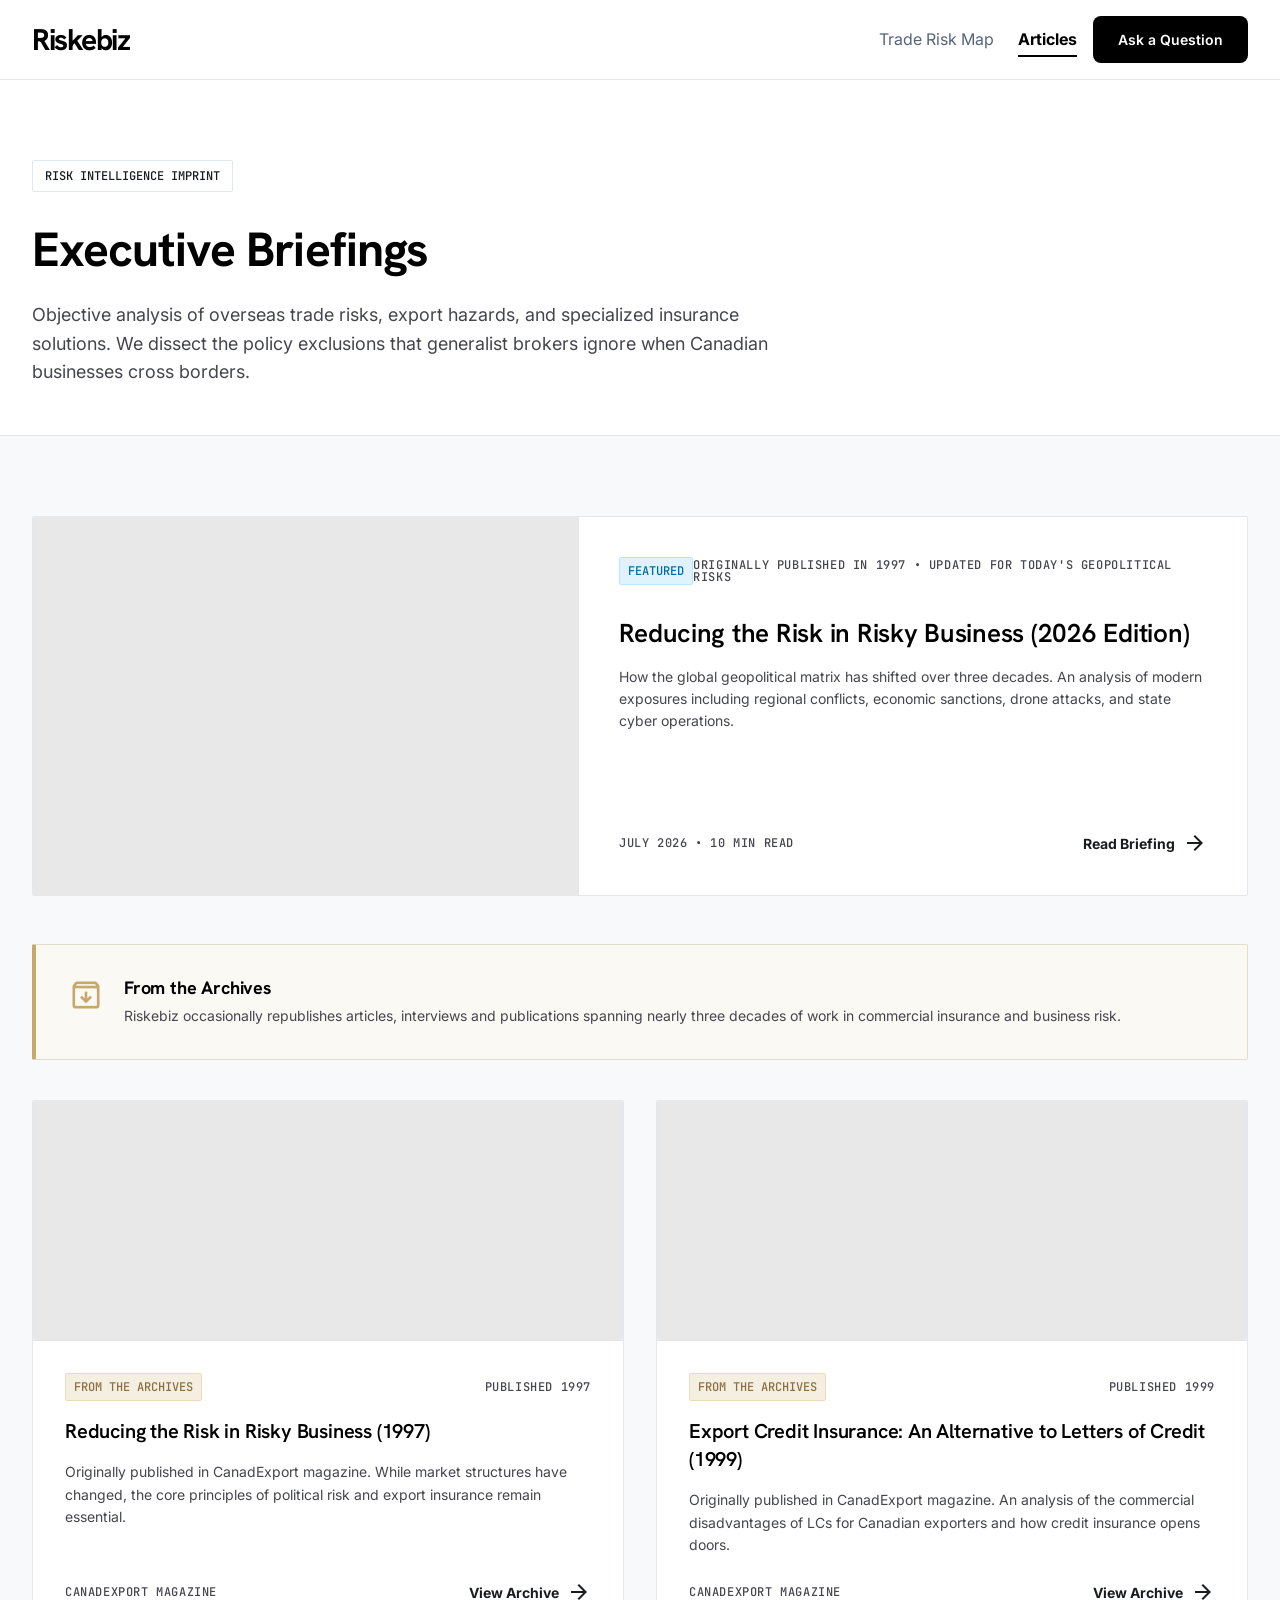
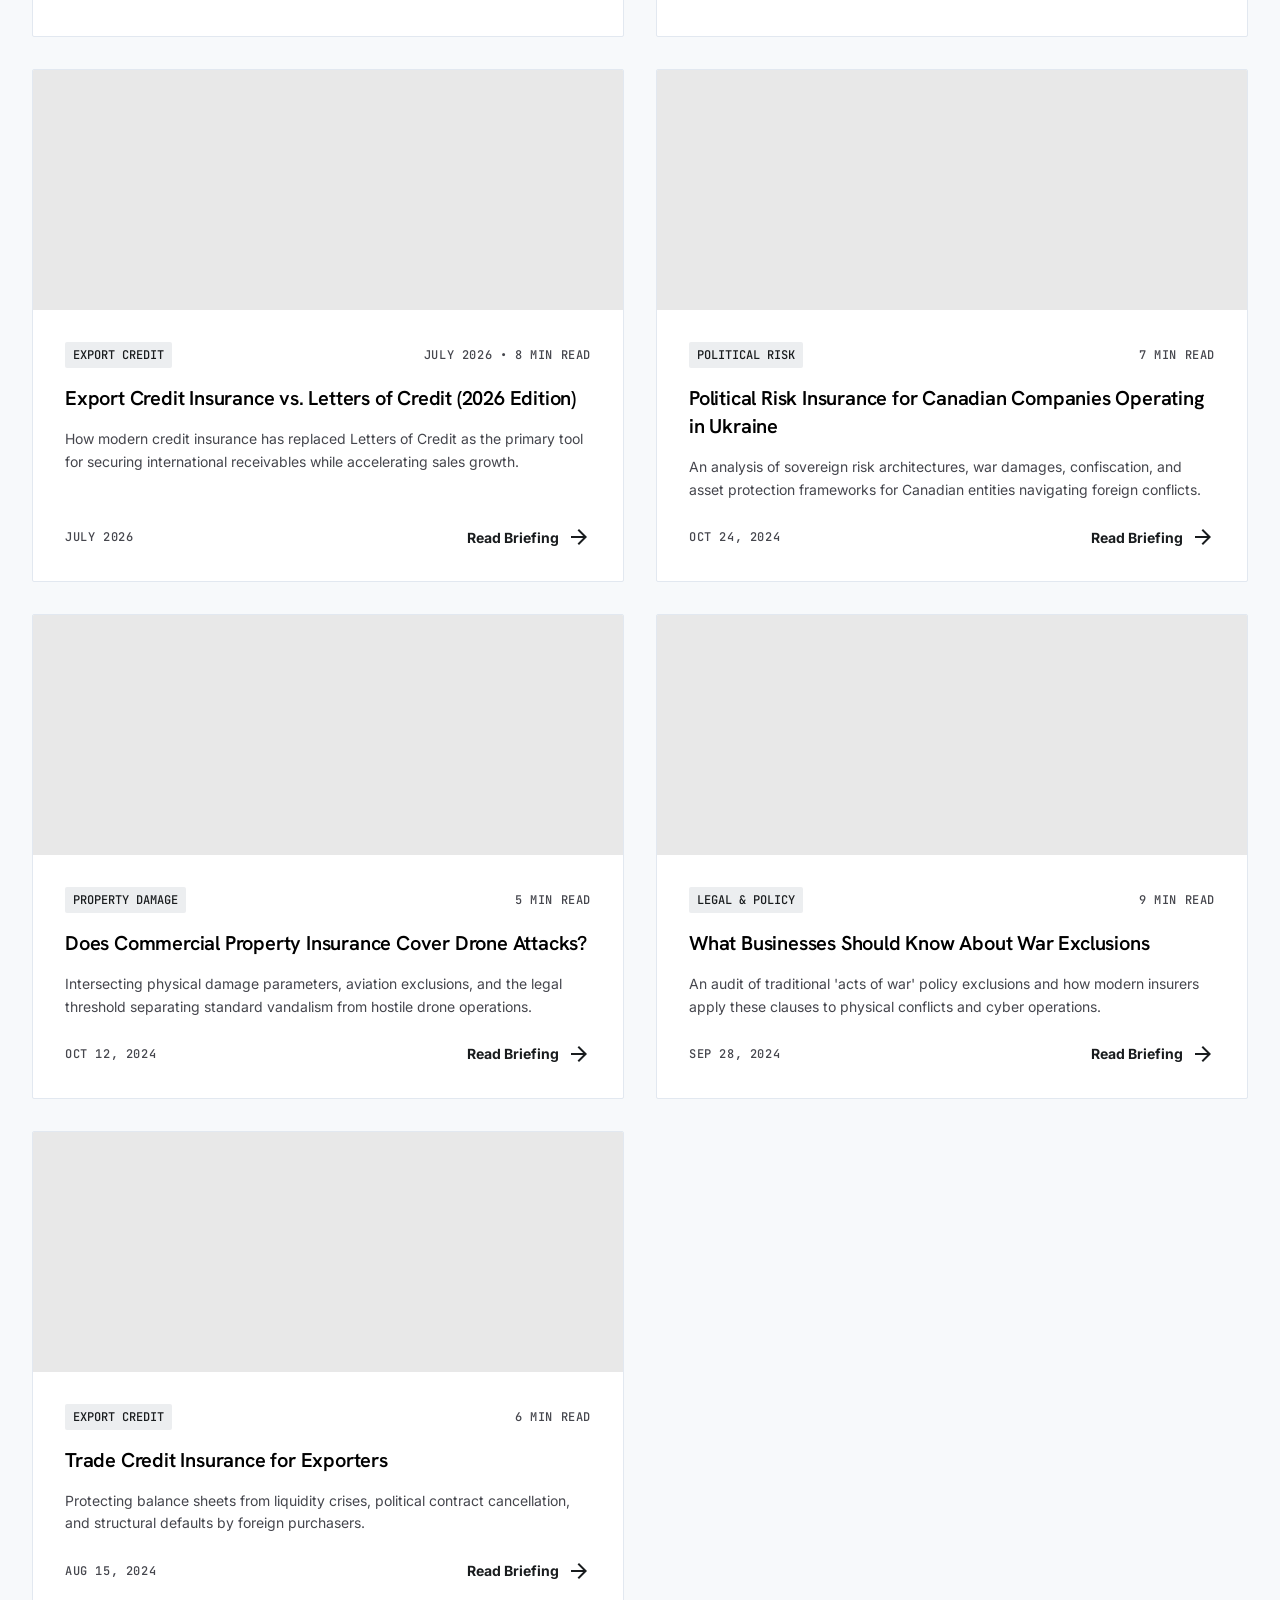
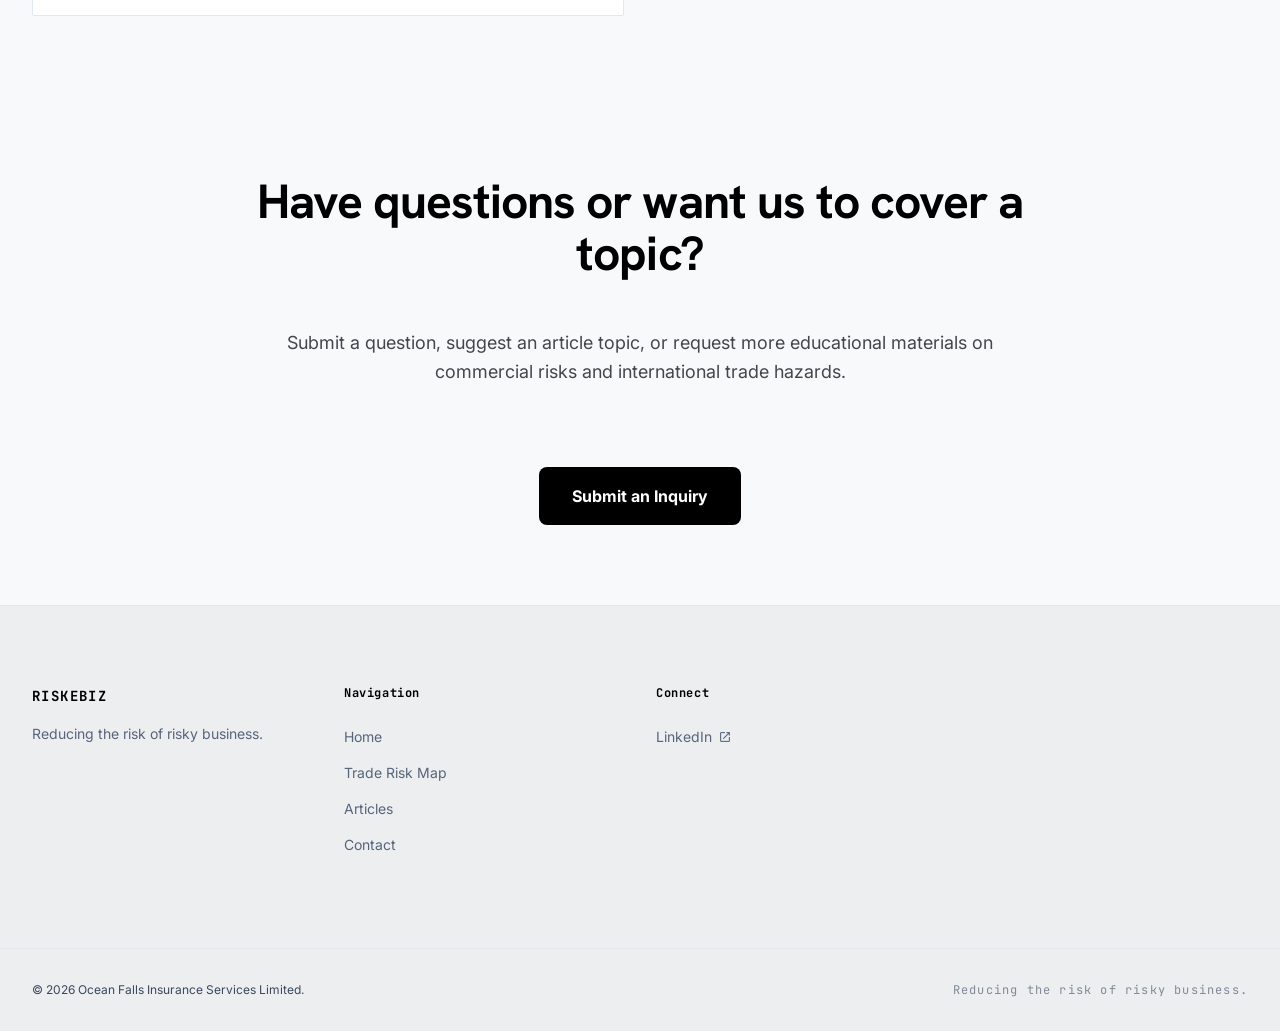
<file: articles.html>
<!DOCTYPE html>
<html lang="en">
<head>
    <meta charset="utf-8" />
    <meta name="viewport" content="width=device-width, initial-scale=1.0" />
    
    <!-- SEO & Metadata -->
    <title>Executive Briefings &amp; Risk Intelligence | Riskebiz</title>
    <meta name="description" content="Access specialized briefings on commercial insurance, political risk, drone physical damages, war exclusions, and export credit. Objective commercial intelligence." />
    <link rel="canonical" href="https://riskebiz.com/articles.html" />
    
    <!-- Open Graph Tags -->
    <meta property="og:title" content="Executive Briefings &amp; Risk Intelligence | Riskebiz" />
    <meta property="og:description" content="Technical risk briefings designed for CFOs, General Counsels, and corporate risk directors." />
    <meta property="og:type" content="website" />
    <meta property="og:url" content="https://riskebiz.com/articles.html" />
    
    <!-- Fonts & Icons -->
    <link rel="preconnect" href="https://fonts.googleapis.com" />
    <link rel="preconnect" href="https://fonts.gstatic.com" crossorigin />
    <link href="https://fonts.googleapis.com/css2?family=Inter:wght@300;400;500;600;700&family=Hanken+Grotesk:wght@600;700&family=JetBrains+Mono:wght@500&display=swap" rel="stylesheet" />
    <link href="https://fonts.googleapis.com/css2?family=Material+Symbols+Outlined:opsz,wght,FILL,GRAD@24,300,0,0&display=swap" rel="stylesheet" />
    
    <!-- Stylesheets -->
    <link rel="stylesheet" href="styles.css" />
    
    <!-- Google tag (gtag.js) -->
    <script async src="https://www.googletagmanager.com/gtag/js?id=G-K94CHLMBZ7"></script>
    <script>
      window.dataLayer = window.dataLayer || [];
      function gtag(){dataLayer.push(arguments);}
      gtag('js', new Date());

      gtag('config', 'G-K94CHLMBZ7');
    </script>
</head>
<body>

    <!-- Site Header -->
    <header class="site-header">
        <div class="container header-container">
            <a class="logo-anchor" href="index.html">Riskebiz</a>
            <div class="header-actions">
                <nav class="header-nav" aria-label="Primary">
                    <a class="nav-link" href="map.html">Trade Risk Map</a>
                    <a class="nav-link active" href="articles.html">Articles</a>
                </nav>
                <a class="btn btn-primary" href="contact.html">Ask a Question</a>
            </div>
        </div>
    </header>

    <!-- Main Content -->
    <main>
        
        <!-- Page Intro Header -->
        <section class="page-intro" aria-labelledby="intro-title">
            <div class="container">
                <div class="page-intro-content reveal">
                    <span class="chip chip-outline mb-4">Risk Intelligence Imprint</span>
                    <h1 id="intro-title" class="font-display-lg page-title">Executive Briefings</h1>
                    <p class="font-body-lg page-subtitle">
                        Objective analysis of overseas trade risks, export hazards, and specialized insurance solutions. We dissect the policy exclusions that generalist brokers ignore when Canadian businesses cross borders.
                    </p>
                </div>
            </div>
        </section>

        <!-- Briefings Grid -->
        <section class="section-padding bg-background" aria-label="Publication Feed">
            <div class="container">
                
                <!-- 1. FEATURED ARTICLE (Full Width) -->
                <article class="article-card featured-article-card reveal">
                    <div class="article-img featured-article-img" style="background-image: url('https://lh3.googleusercontent.com/aida-public/[base64]');" aria-label="Industrial cargo ships and cranes silhouette representing international logistics"></div>
                    <div class="article-body featured-article-body">
                        <div class="article-meta mb-4">
                            <span class="badge-featured">Featured</span>
                            <span class="font-label-caps text-muted">Originally published in 1997 • Updated for today's geopolitical risks</span>
                        </div>
                        <h2 class="font-headline-md article-title" style="font-size: 26px; line-height: 1.25; margin-bottom: 16px;">
                            <a href="article-risky-business-2026.html">Reducing the Risk in Risky Business (2026 Edition)</a>
                        </h2>
                        <p class="article-excerpt mb-6">
                            How the global geopolitical matrix has shifted over three decades. An analysis of modern exposures including regional conflicts, economic sanctions, drone attacks, and state cyber operations.
                        </p>
                        <div style="margin-top: auto; display: flex; justify-content: space-between; align-items: center;">
                            <span class="font-label-caps text-muted">July 2026 &bull; 10 min read</span>
                            <a class="article-link" href="article-risky-business-2026.html">Read Briefing <span class="material-symbols-outlined">arrow_forward</span></a>
                        </div>
                    </div>
                </article>

                <!-- 2. REUSABLE ARCHIVE BANNER -->
                <div class="archive-banner reveal">
                    <span class="material-symbols-outlined archive-banner-icon">archive</span>
                    <div class="archive-banner-content">
                        <h3 class="archive-banner-title">From the Archives</h3>
                        <p class="archive-banner-text">
                            Riskebiz occasionally republishes articles, interviews and publications spanning nearly three decades of work in commercial insurance and business risk.
                        </p>
                    </div>
                </div>
                
                <!-- 3. ARTICLE GRID -->
                <div class="grid-cols-2">
                    
                    <!-- Article: Risky Business 1997 -->
                    <article class="article-card reveal">
                        <div class="article-img" style="background-image: url('https://lh3.googleusercontent.com/aida-public/[base64]');" aria-label="Close macro photography of high-precision metallic mechanical gears"></div>
                        <div class="article-body">
                            <div class="article-meta">
                                <span class="badge-archive">From the Archives</span>
                                <span class="font-label-caps text-muted">Published 1997</span>
                            </div>
                            <h2 class="font-headline-md article-title">
                                <a href="article-risky-business-1997.html">Reducing the Risk in Risky Business (1997)</a>
                            </h2>
                            <p class="article-excerpt">
                                Originally published in CanadExport magazine. While market structures have changed, the core principles of political risk and export insurance remain essential.
                            </p>
                            <div style="margin-top: auto; display: flex; justify-content: space-between; align-items: center;">
                                <span class="font-label-caps text-muted">CanadExport Magazine</span>
                                <a class="article-link" href="article-risky-business-1997.html">View Archive <span class="material-symbols-outlined">arrow_forward</span></a>
                            </div>
                        </div>
                    </article>

                    <!-- Article: Credit Insurance 1999 -->
                    <article class="article-card reveal">
                        <div class="article-img" style="background-image: url('https://lh3.googleusercontent.com/aida-public/[base64]');" aria-label="Precision mechanical watch gears representing historical banking mechanisms"></div>
                        <div class="article-body">
                            <div class="article-meta">
                                <span class="badge-archive">From the Archives</span>
                                <span class="font-label-caps text-muted">Published 1999</span>
                            </div>
                            <h2 class="font-headline-md article-title">
                                <a href="article-credit-1999.html">Export Credit Insurance: An Alternative to Letters of Credit (1999)</a>
                            </h2>
                            <p class="article-excerpt">
                                Originally published in CanadExport magazine. An analysis of the commercial disadvantages of LCs for Canadian exporters and how credit insurance opens doors.
                            </p>
                            <div style="margin-top: auto; display: flex; justify-content: space-between; align-items: center;">
                                <span class="font-label-caps text-muted">CanadExport Magazine</span>
                                <a class="article-link" href="article-credit-1999.html">View Archive <span class="material-symbols-outlined">arrow_forward</span></a>
                            </div>
                        </div>
                    </article>

                    <!-- Article: Credit Insurance vs LCs 2026 -->
                    <article class="article-card reveal">
                        <div class="article-img" style="background-image: url('https://lh3.googleusercontent.com/aida-public/[base64]');" aria-label="Modern industrial shipping containers and cranes representing global commerce"></div>
                        <div class="article-body">
                            <div class="article-meta">
                                <span class="chip">Export Credit</span>
                                <span class="font-label-caps text-muted">July 2026 &bull; 8 min read</span>
                            </div>
                            <h2 class="font-headline-md article-title">
                                <a href="article-credit-2026.html">Export Credit Insurance vs. Letters of Credit (2026 Edition)</a>
                            </h2>
                            <p class="article-excerpt">
                                How modern credit insurance has replaced Letters of Credit as the primary tool for securing international receivables while accelerating sales growth.
                            </p>
                            <div style="margin-top: auto; display: flex; justify-content: space-between; align-items: center;">
                                <span class="font-label-caps text-muted">July 2026</span>
                                <a class="article-link" href="article-credit-2026.html">Read Briefing <span class="material-symbols-outlined">arrow_forward</span></a>
                            </div>
                        </div>
                    </article>

                    <!-- Article 1: Ukraine -->
                    <article class="article-card reveal">
                        <div class="article-img" style="background-image: url('https://assets.cdn.filesafe.space/brBAqzuxVvJhOj2rawea/media/6a4be6156d56bf390d1347fd.png');" aria-label="Sovereign border and geopolitical risk representation in Ukraine"></div>
                        <div class="article-body">
                            <div class="article-meta">
                                <span class="chip">Political Risk</span>
                                <span class="font-label-caps text-muted">7 min read</span>
                            </div>
                            <h2 class="font-headline-md article-title">
                                <a href="article-ukraine.html">Political Risk Insurance for Canadian Companies Operating in Ukraine</a>
                            </h2>
                            <p class="article-excerpt">
                                An analysis of sovereign risk architectures, war damages, confiscation, and asset protection frameworks for Canadian entities navigating foreign conflicts.
                            </p>
                            <div style="margin-top: auto; display: flex; justify-content: space-between; align-items: center;">
                                <span class="font-label-caps text-muted">Oct 24, 2024</span>
                                <a class="article-link" href="article-ukraine.html">Read Briefing <span class="material-symbols-outlined">arrow_forward</span></a>
                            </div>
                        </div>
                    </article>

                    <!-- Article 2: Drone Attacks -->
                    <article class="article-card reveal">
                        <div class="article-img" style="background-image: url('https://assets.cdn.filesafe.space/brBAqzuxVvJhOj2rawea/media/6a4be6156a04624f33e52cb5.png');" aria-label="Hostile drone flight representing commercial property UAV risk"></div>
                        <div class="article-body">
                            <div class="article-meta">
                                <span class="chip">Property Damage</span>
                                <span class="font-label-caps text-muted">5 min read</span>
                            </div>
                            <h2 class="font-headline-md article-title">
                                <a href="article-drones.html">Does Commercial Property Insurance Cover Drone Attacks?</a>
                            </h2>
                            <p class="article-excerpt">
                                Intersecting physical damage parameters, aviation exclusions, and the legal threshold separating standard vandalism from hostile drone operations.
                            </p>
                            <div style="margin-top: auto; display: flex; justify-content: space-between; align-items: center;">
                                <span class="font-label-caps text-muted">Oct 12, 2024</span>
                                <a class="article-link" href="article-drones.html">Read Briefing <span class="material-symbols-outlined">arrow_forward</span></a>
                            </div>
                        </div>
                    </article>

                    <!-- Article 3: War Exclusions -->
                    <article class="article-card reveal">
                        <div class="article-img" style="background-image: url('https://assets.cdn.filesafe.space/brBAqzuxVvJhOj2rawea/media/6a4be6151209780f80d1e05e.png');" aria-label="War exclusions and cyber warfare risks concept"></div>
                        <div class="article-body">
                            <div class="article-meta">
                                <span class="chip">Legal &amp; Policy</span>
                                <span class="font-label-caps text-muted">9 min read</span>
                            </div>
                            <h2 class="font-headline-md article-title">
                                <a href="article-war.html">What Businesses Should Know About War Exclusions</a>
                            </h2>
                            <p class="article-excerpt">
                                An audit of traditional 'acts of war' policy exclusions and how modern insurers apply these clauses to physical conflicts and cyber operations.
                            </p>
                            <div style="margin-top: auto; display: flex; justify-content: space-between; align-items: center;">
                                <span class="font-label-caps text-muted">Sep 28, 2024</span>
                                <a class="article-link" href="article-war.html">Read Briefing <span class="material-symbols-outlined">arrow_forward</span></a>
                            </div>
                        </div>
                    </article>

                    <!-- Article 4: Trade Credit -->
                    <article class="article-card reveal">
                        <div class="article-img" style="background-image: url('https://lh3.googleusercontent.com/aida-public/[base64]');" aria-label="Industrial container ports and shipping structures at dusk"></div>
                        <div class="article-body">
                            <div class="article-meta">
                                <span class="chip">Export Credit</span>
                                <span class="font-label-caps text-muted">6 min read</span>
                            </div>
                            <h2 class="font-headline-md article-title">
                                <a href="article-credit.html">Trade Credit Insurance for Exporters</a>
                            </h2>
                            <p class="article-excerpt">
                                Protecting balance sheets from liquidity crises, political contract cancellation, and structural defaults by foreign purchasers.
                            </p>
                            <div style="margin-top: auto; display: flex; justify-content: space-between; align-items: center;">
                                <span class="font-label-caps text-muted">Aug 15, 2024</span>
                                <a class="article-link" href="article-credit.html">Read Briefing <span class="material-symbols-outlined">arrow_forward</span></a>
                            </div>
                        </div>
                    </article>

                </div>
            </div>
        </section>

        <!-- Final CTA -->
        <section class="section-padding text-center" aria-labelledby="cta-title">
            <div class="container reveal">
                <div class="max-w-3xl mx-auto">
                    <h2 id="cta-title" class="font-display-lg mb-6">Have questions or want us to cover a topic?</h2>
                    <p class="font-body-lg text-muted mb-10">
                        Submit a question, suggest an article topic, or request more educational materials on commercial risks and international trade hazards.
                    </p>
                    <a class="btn btn-lg btn-primary" href="contact.html">Submit an Inquiry</a>
                </div>
            </div>
        </section>

    </main>

    <!-- Footer -->
    <footer class="site-footer">
        <div class="container footer-grid">
            <div class="footer-brand">
                <a class="footer-title" href="index.html">RISKEBIZ</a>
                <p class="footer-desc">
                    Reducing the risk of risky business.
                </p>
            </div>
            
            <div>
                <h4 class="footer-heading">Navigation</h4>
                <ul class="footer-links">
                    <li><a href="index.html">Home</a></li>
                    <li><a href="map.html">Trade Risk Map</a></li>
                    <li><a href="articles.html">Articles</a></li>
                    <li><a href="contact.html">Contact</a></li>
                </ul>
            </div>
            
            <div>
                <h4 class="footer-heading">Connect</h4>
                <ul class="footer-links">
                    <li>
                        <a class="inline-flex" href="https://www.linkedin.com/in/kevingkday/" aria-label="Visit Kevin Day's LinkedIn profile" target="_blank" rel="noopener noreferrer">
                            LinkedIn <span class="material-symbols-outlined" style="font-size: 14px;">open_in_new</span>
                        </a>
                    </li>
                </ul>
            </div>
        </div>
        
        <div class="container footer-bottom">
            <span>&copy; 2026 Ocean Falls Insurance Services Limited.</span>
            <span class="footer-bottom-tagline">Reducing the risk of risky business.</span>
        </div>
    </footer>

    <!-- Scripts -->
    <script src="script.js"></script>
</body>
</html>
</file>
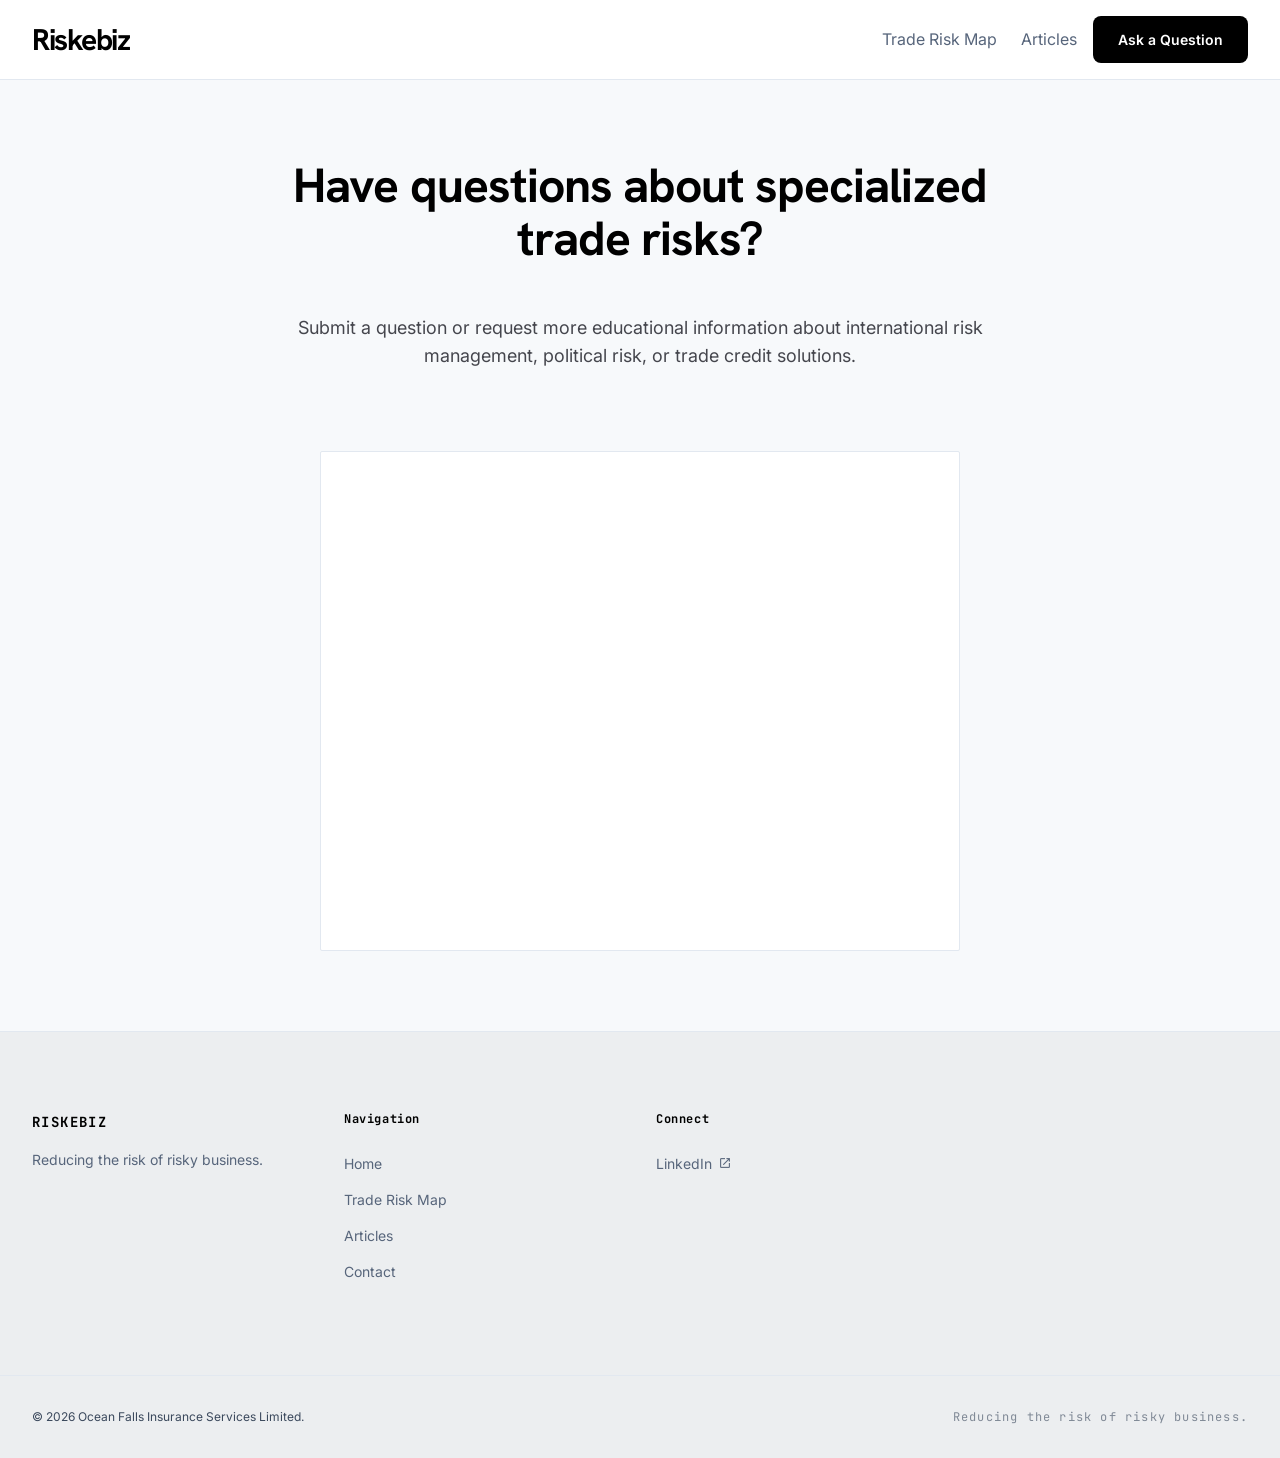
<file: contact.html>
<!DOCTYPE html>
<html lang="en">

<head>
    <meta charset="utf-8" />
    <meta name="viewport" content="width=device-width, initial-scale=1.0" />

    <!-- SEO & Metadata -->
    <title>Submit an Inquiry | Riskebiz</title>
    <meta name="description"
        content="Submit a question or request more educational information about international risk management, political risk, or trade credit solutions." />
    <link rel="canonical" href="https://riskebiz.com/contact.html" />

    <!-- Open Graph Tags (LinkedIn, Twitter, Facebook preview) -->
    <meta property="og:title" content="Submit an Inquiry | Riskebiz" />
    <meta property="og:description"
        content="Submit a question or request more educational information about international risk management, political risk, or trade credit solutions." />
    <meta property="og:type" content="website" />
    <meta property="og:url" content="https://riskebiz.com/contact.html" />
    <meta property="og:site_name" content="Riskebiz" />

    <!-- Fonts -->
    <link rel="preconnect" href="https://fonts.googleapis.com" />
    <link rel="preconnect" href="https://fonts.gstatic.com" crossorigin />
    <link
        href="https://fonts.googleapis.com/css2?family=Inter:wght@300;400;500;600;700&family=Hanken+Grotesk:wght@600;700&family=JetBrains+Mono:wght@500&display=swap"
        rel="stylesheet" />

    <!-- Material Icons (Thin-stroke linear icons) -->
    <link
        href="https://fonts.googleapis.com/css2?family=Material+Symbols+Outlined:opsz,wght,FILL,GRAD@24,300,0,0&display=swap"
        rel="stylesheet" />

    <!-- Stylesheets -->
    <link rel="stylesheet" href="styles.css" />

    <!-- Google tag (gtag.js) -->
    <script async src="https://www.googletagmanager.com/gtag/js?id=G-K94CHLMBZ7"></script>
    <script>
        window.dataLayer = window.dataLayer || [];
        function gtag() { dataLayer.push(arguments); }
        gtag('js', new Date());

        gtag('config', 'G-K94CHLMBZ7');
    </script>
</head>

<body>

    <!-- Site Header -->
    <header class="site-header">
        <div class="container header-container">
            <a class="logo-anchor" href="index.html">Riskebiz</a>
            <div class="header-actions">
                <nav class="header-nav" aria-label="Primary">
                    <a class="nav-link" href="map.html">Trade Risk Map</a>
                    <a class="nav-link" href="articles.html">Articles</a>
                </nav>
                <a class="btn btn-primary" href="#contact-form">Ask a Question</a>
            </div>
        </div>
    </header>

    <!-- Main Content -->
    <main>

        <!-- Contact Inquiry Form Section -->
        <section class="section-padding bg-background" aria-label="Inquiry Form" id="contact-form" style="padding-top: var(--spacing-section-gap); min-height: 80vh; display: flex; align-items: center;">
            <div class="container reveal">
                <div class="max-w-3xl mx-auto text-center mb-10">
                    <h1 id="contact-title" class="font-display-lg mb-6">Have questions about specialized trade risks?</h1>
                    <p class="font-body-lg text-muted">
                        Submit a question or request more educational information about international risk management, political risk, or trade credit solutions.
                    </p>
                </div>
                
                <div class="contact-container reveal" style="min-height: 500px;">
                    <iframe
                        src="https://api.leadconnectorhq.com/widget/form/mVX7ZaQUzgS8jrrApYXf"
                        style="width:100%;height:100%;border:none;border-radius:8px"
                        id="inline-mVX7ZaQUzgS8jrrApYXf" 
                        data-layout="{'id':'INLINE'}"
                        data-trigger-type="alwaysShow"
                        data-trigger-value=""
                        data-activation-type="alwaysActivated"
                        data-activation-value=""
                        data-deactivation-type="neverDeactivate"
                        data-deactivation-value=""
                        data-form-name="Contact Form"
                        data-height="450"
                        data-layout-iframe-id="inline-mVX7ZaQUzgS8jrrApYXf"
                        data-form-id="mVX7ZaQUzgS8jrrApYXf"
                        title="Contact Form"
                    ></iframe>
                    <script src="https://link.msgsndr.com/js/form_embed.js"></script>
                    <script>
                        // Forward URL query parameters to GHL iframe
                        (function() {
                            const urlParams = new URLSearchParams(window.location.search);
                            if (urlParams.toString()) {
                                const iframe = document.getElementById('inline-mVX7ZaQUzgS8jrrApYXf');
                                if (iframe) {
                                    const currentSrc = iframe.getAttribute('src');
                                    iframe.setAttribute('src', currentSrc + (currentSrc.includes('?') ? '&' : '?') + urlParams.toString());
                                }
                            }
                        })();
                    </script>
                </div>
            </div>
        </section>

    </main>

    <!-- Footer -->
    <footer class="site-footer">
        <div class="container footer-grid">
            <div class="footer-brand">
                <a class="footer-title" href="index.html">RISKEBIZ</a>
                <p class="footer-desc">
                    Reducing the risk of risky business.
                </p>
            </div>

            <div>
                <h4 class="footer-heading">Navigation</h4>
                <ul class="footer-links">
                    <li><a href="index.html">Home</a></li>
                    <li><a href="map.html">Trade Risk Map</a></li>
                    <li><a href="articles.html">Articles</a></li>
                    <li><a href="#contact-form">Contact</a></li>
                </ul>
            </div>

            <div>
                <h4 class="footer-heading">Connect</h4>
                <ul class="footer-links">
                    <li>
                        <a class="inline-flex" href="https://www.linkedin.com/in/kevingkday/" aria-label="Visit Kevin Day's LinkedIn profile" target="_blank" rel="noopener noreferrer">
                            LinkedIn <span class="material-symbols-outlined" style="font-size: 14px;">open_in_new</span>
                        </a>
                    </li>
                </ul>
            </div>
        </div>

        <div class="container footer-bottom">
            <span>&copy; 2026 Ocean Falls Insurance Services Limited.</span>
            <span class="footer-bottom-tagline">Reducing the risk of risky business.</span>
        </div>
    </footer>

    <!-- Scripts -->
    <script src="script.js"></script>
</body>
</html>
</file>
<file: styles.css>
/*
 * Riskebiz.com Style System
 * Authoritative, premium commercial risk publication design.
 * Built using Vanilla CSS based on the Stitch Design System.
 */

/* ==========================================================================
   1. Design Tokens & CSS Variables
   ========================================================================== */
:root {
    /* Color Palette */
    --color-primary: #000000;
    --color-on-primary: #ffffff;
    --color-background: #f7f9fb;
    --color-on-background: #191c1e;
    
    /* Surface Containers (Tonal layering for visual depth) */
    --color-surface-lowest: #ffffff;
    --color-surface-low: #f2f4f6;
    --color-surface-container: #eceef0;
    --color-surface-high: #e6e8ea;
    --color-surface-highest: #e0e3e5;
    --color-surface-variant: #e0e3e5;
    
    /* Semantic Colors */
    --color-secondary: #515f74;
    --color-on-secondary-container: #57657b;
    --color-on-secondary-fixed-variant: #3a485c;
    --color-on-surface-variant: #45464d;
    --color-border-subtle: #E2E8F0;
    --color-risk-accent: #1E293B;
    
    /* Feedback */
    --color-error: #ba1a1a;
    --color-error-container: #ffdad6;
    --color-on-error: #ffffff;
    
    /* Fonts */
    --font-headline: 'Hanken Grotesk', sans-serif;
    --font-body: 'Inter', sans-serif;
    --font-label: 'JetBrains Mono', monospace;

    /* Typographic Scale & Properties */
    --font-size-display-lg: 48px;
    --font-size-display-lg-mobile: 32px;
    --font-size-headline-md: 30px;
    --font-size-body-lg: 18px;
    --font-size-body-md: 16px;
    --font-size-label-caps: 12px;
    
    /* Spacing Scale */
    --spacing-unit: 8px;
    --spacing-margin-mobile: 20px;
    --spacing-gutter: 32px;
    --spacing-container-max: 1280px;
    --spacing-section-gap: 80px;

    /* Border Radius */
    --radius-sm: 0.125rem;       /* 2px */
    --radius-default: 0.25rem;  /* 4px */
    --radius-lg: 0.5rem;       /* 8px */
    --radius-full: 9999px;
    
    /* Transition Speed */
    --transition-fast: 0.2s ease;
    --transition-normal: 0.3s ease;
}

/* ==========================================================================
   2. Reset & Base Styles
   ========================================================================== */
*, *::before, *::after {
    box-sizing: border-box;
    margin: 0;
    padding: 0;
}

html {
    scroll-behavior: smooth;
    font-size: 16px;
    -webkit-text-size-adjust: 100%;
}

body {
    background-color: var(--color-background);
    color: var(--color-on-background);
    font-family: var(--font-body);
    font-size: var(--font-size-body-md);
    line-height: 1.5;
    font-weight: 400;
    text-rendering: optimizeLegibility;
    -webkit-font-smoothing: antialiased;
    -moz-osx-font-smoothing: grayscale;
    overflow-x: hidden;
}

/* Scrollbars */
::-webkit-scrollbar {
    width: 8px;
    height: 8px;
}
::-webkit-scrollbar-track {
    background: var(--color-surface-low);
}
::-webkit-scrollbar-thumb {
    background: var(--color-surface-container);
    border-radius: var(--radius-sm);
}
::-webkit-scrollbar-thumb:hover {
    background: var(--color-on-secondary-container);
}

/* Links */
a {
    color: inherit;
    text-decoration: none;
    transition: color var(--transition-fast), border-color var(--transition-fast);
}

/* Images & Media */
img, svg {
    max-width: 100%;
    height: auto;
    display: block;
}

/* Heading Typography */
h1, h2, h3, h4, h5, h6 {
    font-family: var(--font-headline);
    color: var(--color-primary);
    font-weight: 700;
    line-height: 1.2;
}

/* Focus States (WCAG AA Accessibility) */
button:focus-visible,
a:focus-visible,
input:focus-visible,
textarea:focus-visible,
select:focus-visible {
    outline: 2px solid var(--color-risk-accent);
    outline-offset: 2px;
}

/* ==========================================================================
   3. Typography Utility Classes
   ========================================================================== */
.font-display-lg {
    font-family: var(--font-headline);
    font-size: var(--font-size-display-lg-mobile);
    font-weight: 700;
    line-height: 1.2;
    letter-spacing: -0.02em;
}

@media (min-width: 768px) {
    .font-display-lg {
        font-size: var(--font-size-display-lg);
        line-height: 1.1;
    }
}

.font-headline-md {
    font-family: var(--font-headline);
    font-size: var(--font-size-headline-md);
    font-weight: 600;
    line-height: 1.3;
    letter-spacing: -0.01em;
}

.font-body-lg {
    font-family: var(--font-body);
    font-size: var(--font-size-body-lg);
    line-height: 1.6;
    font-weight: 400;
}

.font-body-md {
    font-family: var(--font-body);
    font-size: var(--font-size-body-md);
    line-height: 1.5;
    font-weight: 400;
}

.font-label-caps {
    font-family: var(--font-label);
    font-size: var(--font-size-label-caps);
    font-weight: 500;
    line-height: 1.0;
    letter-spacing: 0.05em;
    text-transform: uppercase;
}

.quote-text {
    font-family: var(--font-body);
    font-size: 20px;
    font-weight: 300;
    line-height: 1.6;
}

.text-muted {
    color: var(--color-on-surface-variant);
}

.text-secondary {
    color: var(--color-on-secondary-container);
}

/* ==========================================================================
   4. Layout & Spacing
   ========================================================================== */
.container {
    width: 100%;
    max-width: var(--spacing-container-max);
    margin-left: auto;
    margin-right: auto;
    padding-left: var(--spacing-margin-mobile);
    padding-right: var(--spacing-margin-mobile);
}

@media (min-width: 768px) {
    .container {
        padding-left: var(--spacing-gutter);
        padding-right: var(--spacing-gutter);
    }
}

.section-padding {
    padding-top: var(--spacing-section-gap);
    padding-bottom: var(--spacing-section-gap);
}

.grid-cols-4 {
    display: grid;
    grid-template-columns: 1fr;
    gap: var(--spacing-gutter);
}

@media (min-width: 640px) {
    .grid-cols-2-sm {
        grid-template-columns: repeat(2, 1fr);
    }
}

@media (min-width: 768px) {
    .grid-cols-4 {
        grid-template-columns: repeat(2, 1fr);
    }
}

@media (min-width: 1024px) {
    .grid-cols-4 {
        grid-template-columns: repeat(4, 1fr);
    }
}

.grid-cols-3 {
    display: grid;
    grid-template-columns: 1fr;
    gap: var(--spacing-gutter);
}

@media (min-width: 768px) {
    .grid-cols-3 {
        grid-template-columns: repeat(3, 1fr);
    }
}

.grid-cols-2 {
    display: grid;
    grid-template-columns: 1fr;
    gap: var(--spacing-gutter);
}

@media (min-width: 768px) {
    .grid-cols-2 {
        grid-template-columns: repeat(2, 1fr);
    }
}

/* Flex Utilities */
.flex-between-center {
    display: flex;
    justify-content: space-between;
    align-items: center;
}

.gap-8 { gap: calc(var(--spacing-unit) * 8); }
.gap-4 { gap: calc(var(--spacing-unit) * 4); }

/* ==========================================================================
   5. Interactive & Component Elements
   ========================================================================== */

/* Buttons */
.btn {
    display: inline-flex;
    align-items: center;
    justify-content: center;
    padding: 12px 24px;
    font-family: var(--font-body);
    font-size: 14px;
    font-weight: 600;
    border-radius: var(--radius-lg);
    cursor: pointer;
    transition: all var(--transition-fast);
    border: 1px solid transparent;
}

.btn-lg {
    padding: 16px 32px;
    font-size: 16px;
    font-weight: 700;
}

.btn-primary {
    background-color: var(--color-primary);
    color: var(--color-on-primary);
}

.btn-primary:hover {
    background-color: #1a1a1a;
}

.btn-secondary {
    background-color: transparent;
    border-color: var(--color-primary);
    color: var(--color-primary);
}

.btn-secondary:hover {
    background-color: var(--color-surface-low);
}

/* Cards & Outlined Blocks */
.card {
    background-color: var(--color-surface-lowest);
    border: 1px solid var(--color-border-subtle);
    padding: 32px;
    border-radius: var(--radius-sm);
    transition: border-color var(--transition-normal), transform var(--transition-normal);
    display: flex;
    flex-direction: column;
}

.card:hover {
    border-color: var(--color-primary);
}

.card-link-wrapper {
    display: flex;
    flex-direction: column;
    height: 100%;
}

.card-icon {
    font-size: 32px;
    color: var(--color-primary);
    margin-bottom: 24px;
}

.card-title {
    font-size: 20px;
    margin-bottom: 12px;
}

.card-desc {
    font-size: 14px;
    color: var(--color-on-secondary-container);
    line-height: 1.5;
}

/* Editorial Article Layouts */
.article-card {
    background-color: var(--color-surface-lowest);
    border: 1px solid var(--color-border-subtle);
    border-radius: var(--radius-sm);
    overflow: hidden;
    display: flex;
    flex-direction: column;
    transition: border-color var(--transition-normal);
}

.article-card:hover {
    border-color: var(--color-primary);
}

.article-img {
    height: 240px;
    background-color: var(--color-surface-high);
    background-size: cover;
    background-position: center;
    filter: grayscale(100%);
    transition: filter var(--transition-normal);
}

.article-card:hover .article-img {
    filter: grayscale(0%);
}

.article-body {
    padding: 32px;
    display: flex;
    flex-direction: column;
    flex-grow: 1;
}

.article-meta {
    display: flex;
    justify-content: space-between;
    align-items: center;
    margin-bottom: 16px;
}

.article-title {
    font-size: 20px;
    margin-bottom: 16px;
    line-height: 1.4;
}

.article-excerpt {
    font-size: 14px;
    color: var(--color-on-surface-variant);
    line-height: 1.6;
    margin-bottom: 24px;
    flex-grow: 1;
}

.article-link {
    font-weight: 700;
    font-size: 14px;
    display: inline-flex;
    align-items: center;
    gap: 8px;
}

.article-link span {
    transition: transform var(--transition-fast);
}

.article-link:hover span {
    transform: translateX(4px);
}

/* Category Chips */
.chip {
    display: inline-block;
    padding: 4px 8px;
    background-color: var(--color-surface-container);
    color: var(--color-on-background);
    border-radius: var(--radius-sm);
    font-family: var(--font-label);
    font-size: 12px;
    font-weight: 500;
    text-transform: uppercase;
}

.chip-outline {
    background-color: transparent;
    border: 1px solid var(--color-border-subtle);
    padding: 6px 12px;
}

/* ==========================================================================
   6. Custom Site Sections
   ========================================================================== */

/* Top Navigation Bar */
header.site-header {
    width: 100%;
    position: sticky;
    top: 0;
    z-index: 50;
    background-color: var(--color-surface-lowest);
    border-bottom: 1px solid var(--color-border-subtle);
    height: 80px;
    display: flex;
    align-items: center;
    transition: box-shadow var(--transition-fast);
}

header.site-header.shadow-sm {
    box-shadow: 0 1px 3px rgba(0,0,0,0.05);
}

.header-container {
    display: flex;
    justify-content: space-between;
    align-items: center;
    width: 100%;
}

.logo-anchor {
    font-family: var(--font-headline);
    font-size: var(--font-size-headline-md);
    font-weight: 700;
    color: var(--color-primary);
    letter-spacing: -0.05em;
}

.desktop-nav {
    display: none;
}

@media (min-width: 768px) {
    .desktop-nav {
        display: flex;
        align-items: center;
        gap: 32px;
    }
}

.nav-link {
    font-family: var(--font-body);
    font-size: var(--font-size-body-md);
    color: var(--color-on-secondary-container);
    padding: 4px 0;
    border-bottom: 2px solid transparent;
}

.nav-link:hover, .nav-link.active {
    color: var(--color-primary);
}

.nav-link.active {
    font-weight: 700;
    border-color: var(--color-primary);
}

.header-actions {
    display: flex;
    align-items: center;
    gap: 16px;
}

.header-nav {
    display: flex;
    align-items: center;
    gap: 24px;
}

@media (max-width: 720px) {
    header.site-header {
        height: auto;
    }

    .header-container {
        flex-wrap: wrap;
        gap: 8px;
        padding-top: 12px;
        padding-bottom: 12px;
    }

    .header-actions {
        width: 100%;
        justify-content: space-between;
    }

    .header-nav {
        gap: 16px;
    }

    .header-actions .btn {
        padding: 10px 14px;
    }
}

/* Mobile Menu Button */
.mobile-menu-toggle {
    background: transparent;
    border: none;
    cursor: pointer;
    font-size: 24px;
    color: var(--color-primary);
    display: flex;
    align-items: center;
    justify-content: center;
}

@media (min-width: 768px) {
    .mobile-menu-toggle {
        display: none;
    }
}

/* Mobile Menu Drawer */
.mobile-nav-drawer {
    position: fixed;
    top: 80px;
    left: 0;
    right: 0;
    bottom: 0;
    background-color: var(--color-surface-lowest);
    z-index: 40;
    padding: 32px var(--spacing-margin-mobile);
    display: flex;
    flex-direction: column;
    gap: 24px;
    transform: translateY(-100%);
    opacity: 0;
    visibility: hidden;
    transition: transform var(--transition-normal), opacity var(--transition-normal), visibility var(--transition-normal);
    border-top: 1px solid var(--color-border-subtle);
}

.mobile-nav-drawer.open {
    transform: translateY(0);
    opacity: 1;
    visibility: visible;
}

.mobile-nav-link {
    font-family: var(--font-headline);
    font-size: 24px;
    font-weight: 600;
    color: var(--color-primary);
    border-bottom: 1px solid var(--color-border-subtle);
    padding-bottom: 12px;
}

.mobile-nav-link.active {
    color: var(--color-secondary);
    border-color: var(--color-primary);
}

/* Hero Section */
.hero-section {
    position: relative;
    padding-top: var(--spacing-section-gap);
    padding-bottom: 128px;
    overflow: hidden;
}

.hero-max {
    max-width: 896px;
}

.hero-tag {
    margin-bottom: 32px;
}

.hero-headline {
    margin-bottom: 32px;
    font-size: 32px;
    line-height: 1.2;
}

@media (min-width: 768px) {
    .hero-headline {
        font-size: 48px;
        line-height: 1.1;
    }
}

.hero-subheadline {
    margin-bottom: 40px;
    max-width: 672px;
    color: var(--color-on-surface-variant);
}

.hero-ctas {
    display: flex;
    flex-direction: column;
    gap: 16px;
}

@media (min-width: 640px) {
    .hero-ctas {
        flex-direction: row;
    }
}

/* Industry Grid on Homepage */
.industry-grid {
    display: grid;
    grid-template-columns: repeat(2, 1fr);
    gap: 16px;
}

@media (min-width: 768px) {
    .industry-grid {
        grid-template-columns: repeat(4, 1fr);
    }
}

.industry-item {
    background-color: var(--color-surface-lowest);
    border: 1px solid var(--color-border-subtle);
    padding: 24px;
    text-align: center;
    cursor: default;
    transition: all var(--transition-fast);
}

.industry-item:hover {
    background-color: var(--color-primary);
    color: var(--color-on-primary);
}

.industry-item:hover .font-label-caps {
    color: var(--color-on-primary);
}

/* About Overlay Image Block */
.about-image-wrapper {
    position: relative;
}

.about-border-decor {
    position: absolute;
    top: -16px;
    bottom: -16px;
    left: -16px;
    right: -16px;
    border: 1px solid var(--color-on-secondary-fixed-variant);
    opacity: 0.3;
    pointer-events: none;
}

.about-img {
    width: 288px;
    height: 384px;
    object-fit: cover;
    filter: grayscale(100%) brightness(75%);
}

.about-floating-badge {
    background-color: var(--color-surface-lowest);
    padding: 16px;
    position: absolute;
    bottom: 0;
    left: 0;
    right: 0;
    transform: translateY(50%);
    margin-left: 16px;
    margin-right: 16px;
    border: 1px solid var(--color-border-subtle);
}

.about-floating-badge p:first-child {
    color: var(--color-primary);
    font-size: 10px;
    margin-bottom: 4px;
}

.about-floating-badge p:last-child {
    font-size: 14px;
    font-weight: 700;
    color: var(--color-primary);
}

/* Page Intro/Header */
.page-intro {
    padding-top: var(--spacing-section-gap);
    padding-bottom: 48px;
    border-bottom: 1px solid var(--color-border-subtle);
    background-color: var(--color-surface-lowest);
}

.page-intro-content {
    max-width: 768px;
}

.page-title {
    margin-bottom: 24px;
}

.page-subtitle {
    color: var(--color-on-surface-variant);
    line-height: 1.6;
}

/* ==========================================================================
   7. Form Styling (Contact Page)
   ========================================================================== */
.contact-container {
    max-width: 640px;
    margin-left: auto;
    margin-right: auto;
    background-color: var(--color-surface-lowest);
    border: 1px solid var(--color-border-subtle);
    padding: 48px 32px;
    border-radius: var(--radius-sm);
}

.form-group {
    margin-bottom: 24px;
}

.form-label {
    display: block;
    margin-bottom: 8px;
    color: var(--color-primary);
}

.form-control {
    width: 100%;
    padding: 12px 16px;
    border: 1px solid var(--color-border-subtle);
    background-color: var(--color-surface-lowest);
    border-radius: var(--radius-sm);
    font-family: var(--font-body);
    font-size: 16px;
    color: var(--color-on-background);
    transition: border-color var(--transition-fast);
}

.form-control:focus {
    border-color: var(--color-primary);
    outline: none;
}

textarea.form-control {
    resize: vertical;
    min-height: 120px;
}

.form-note {
    font-size: 12px;
    color: var(--color-on-surface-variant);
    margin-top: 12px;
}

/* ==========================================================================
   8. Footer Styling
   ========================================================================== */
.site-footer {
    background-color: var(--color-surface-container);
    border-top: 1px solid var(--color-border-subtle);
    padding-top: var(--spacing-section-gap);
}

.footer-grid {
    display: grid;
    grid-template-columns: 1fr;
    gap: var(--spacing-gutter);
    margin-bottom: var(--spacing-section-gap);
}

@media (min-width: 768px) {
    .footer-grid {
        grid-template-columns: repeat(4, 1fr);
    }
}

.footer-brand {
    display: flex;
    flex-direction: column;
    gap: 16px;
}

.footer-title {
    font-family: var(--font-label);
    font-size: 14px;
    font-weight: 700;
    color: var(--color-primary);
    letter-spacing: 0.1em;
}

.footer-desc {
    font-size: 14px;
    color: var(--color-on-secondary-container);
    max-width: 250px;
}

.footer-heading {
    font-family: var(--font-label);
    font-size: 12px;
    color: var(--color-primary);
    margin-bottom: 24px;
    letter-spacing: 0.05em;
    font-weight: 700;
}

.footer-links {
    list-style: none;
}

.footer-links li {
    margin-bottom: 12px;
}

.footer-links a {
    font-size: 14px;
    color: var(--color-on-secondary-container);
}

.footer-links a:hover {
    color: var(--color-primary);
}

.footer-links a.inline-flex {
    display: inline-flex;
    align-items: center;
    gap: 6px;
}

.footer-bottom {
    border-top: 1px solid var(--color-border-subtle);
    padding-top: 32px;
    padding-bottom: 32px;
    display: flex;
    flex-direction: column;
    align-items: center;
    gap: 16px;
    font-size: 12px;
    color: var(--color-on-secondary-fixed-variant);
}

@media (min-width: 768px) {
    .footer-bottom {
        flex-direction: row;
        justify-content: space-between;
    }
}

.footer-bottom-tagline {
    font-family: var(--font-label);
    letter-spacing: 0.1em;
    opacity: 0.6;
}

/* ==========================================================================
   9. Miscellaneous & Animation Utilities
   ========================================================================== */
.border-left-accent {
    border-left: 4px solid var(--color-primary);
    padding-left: 24px;
}

.bg-surface-lowest { background-color: var(--color-surface-lowest); }
.bg-surface-low { background-color: var(--color-surface-low); }
.bg-primary-block { background-color: var(--color-primary); color: var(--color-on-primary); }
.bg-background { background-color: var(--color-background); }

.text-center { text-align: center; }
.mx-auto { margin-left: auto; margin-right: auto; }
.mb-2 { margin-bottom: calc(var(--spacing-unit) * 2); }
.mb-3 { margin-bottom: calc(var(--spacing-unit) * 3); }
.mb-4 { margin-bottom: calc(var(--spacing-unit) * 4); }
.mb-6 { margin-bottom: calc(var(--spacing-unit) * 6); }
.mb-8 { margin-bottom: calc(var(--spacing-unit) * 8); }
.mb-10 { margin-bottom: calc(var(--spacing-unit) * 10); }
.mb-12 { margin-bottom: calc(var(--spacing-unit) * 12); }
.mt-2 { margin-top: calc(var(--spacing-unit) * 2); }
.mt-4 { margin-top: calc(var(--spacing-unit) * 4); }

.max-w-2xl { max-width: 672px; }
.max-w-3xl { max-width: 768px; }
.max-w-4xl { max-width: 896px; }

.block { display: block; }
.inline-block { display: inline-block; }

.material-icons-adjust {
    font-variation-settings: 'FILL' 0, 'wght' 300, 'GRAD' 0, 'opsz' 24;
}

/* Scroll Animation Transitions */
.reveal {
    transition: opacity 0.7s ease, transform 0.7s ease;
    opacity: 0;
    transform: translateY(32px);
}

.reveal.revealed {
    opacity: 1;
    transform: translateY(0);
}

/* ==========================================================================
   10. From the Archives & PDF Embedding
   ========================================================================== */
.archive-banner {
    background-color: #fbf9f4; /* Eggshell wash */
    border: 1px solid #e3dec9; /* Warm border */
    border-left: 4px solid #c5a86a; /* Gold accent */
    padding: 32px;
    border-radius: var(--radius-sm);
    display: flex;
    gap: 20px;
    align-items: flex-start;
    margin-bottom: 40px;
}

@media (max-width: 640px) {
    .archive-banner {
        flex-direction: column;
        padding: 24px;
    }
}

.archive-banner-icon {
    font-size: 36px;
    color: #c5a86a;
    flex-shrink: 0;
}

.archive-banner-content {
    flex-grow: 1;
}

.archive-banner-title {
    font-family: var(--font-headline);
    font-size: 18px;
    font-weight: 700;
    color: var(--color-primary);
    margin-bottom: 6px;
    letter-spacing: -0.01em;
}

.archive-banner-text {
    font-family: var(--font-body);
    font-size: 14px;
    color: var(--color-on-surface-variant);
    line-height: 1.6;
}

/* Vintage Badge Style */
.badge-archive {
    background-color: #f5efe2;
    color: #8c6f3d;
    border: 1px solid #ebdcb9;
    padding: 4px 8px;
    border-radius: var(--radius-sm);
    font-family: var(--font-label);
    font-size: 12px;
    font-weight: 500;
    text-transform: uppercase;
    display: inline-block;
}

.badge-featured {
    background-color: #e0f2fe;
    color: #0369a1;
    border: 1px solid #bae6fd;
    padding: 4px 8px;
    border-radius: var(--radius-sm);
    font-family: var(--font-label);
    font-size: 12px;
    font-weight: 500;
    text-transform: uppercase;
    display: inline-block;
}

/* PDF Embed Framework */
.pdf-viewer-wrapper {
    width: 100%;
    margin-bottom: 40px;
    border: 1px solid var(--color-border-subtle);
    background-color: var(--color-surface-lowest);
    border-radius: var(--radius-sm);
    overflow: hidden;
}

.pdf-fallback-box {
    padding: 48px;
    text-align: center;
    background-color: var(--color-surface-low);
    border: 1px dashed var(--color-border-subtle);
    border-radius: var(--radius-sm);
    margin-bottom: 40px;
}

/* Featured Article Layout */
.featured-article-card {
    display: flex;
    flex-direction: column;
    min-height: 380px;
    margin-bottom: 48px;
}

@media (min-width: 768px) {
    .featured-article-card {
        flex-direction: row;
    }
    .featured-article-img {
        width: 45% !important;
        height: auto !important;
    }
    .featured-article-body {
        width: 55% !important;
        padding: 40px !important;
    }
}

/* Homepage teaser for the trade risk map */
.market-notes {
    margin-top: 48px;
    padding: 24px;
    border: 1px solid var(--color-border-subtle);
    background: var(--color-surface-lowest);
    border-radius: var(--radius-sm);
}

.market-notes-head {
    display: flex;
    justify-content: space-between;
    align-items: flex-end;
    gap: 16px;
    flex-wrap: wrap;
    margin-bottom: 16px;
}

.market-notes h3 {
    font-size: 22px;
    margin: 8px 0 6px;
}

.market-notes-head p {
    color: var(--color-on-surface-variant);
    font-size: 14px;
    line-height: 1.5;
    max-width: 40rem;
}

.market-notes-list {
    list-style: none;
    display: grid;
    gap: 12px;
}

@media (min-width: 800px) {
    .market-notes-list {
        grid-template-columns: repeat(3, minmax(0, 1fr));
    }
}

.market-notes-list a {
    display: block;
    height: 100%;
    padding: 14px;
    border: 1px solid var(--color-border-subtle);
    border-radius: var(--radius-sm);
    background: var(--color-background);
}

.market-notes-list a:hover {
    border-color: var(--color-primary);
}

.market-notes-list strong {
    display: block;
    font-family: var(--font-headline);
    font-size: 16px;
    margin: 6px 0;
}

.market-notes-list span,
.market-note-summary {
    color: var(--color-on-surface-variant);
    font-size: 13px;
    line-height: 1.45;
}

.market-note-summary {
    display: -webkit-box;
    -webkit-line-clamp: 4;
    -webkit-box-orient: vertical;
    overflow: hidden;
}
</file>
